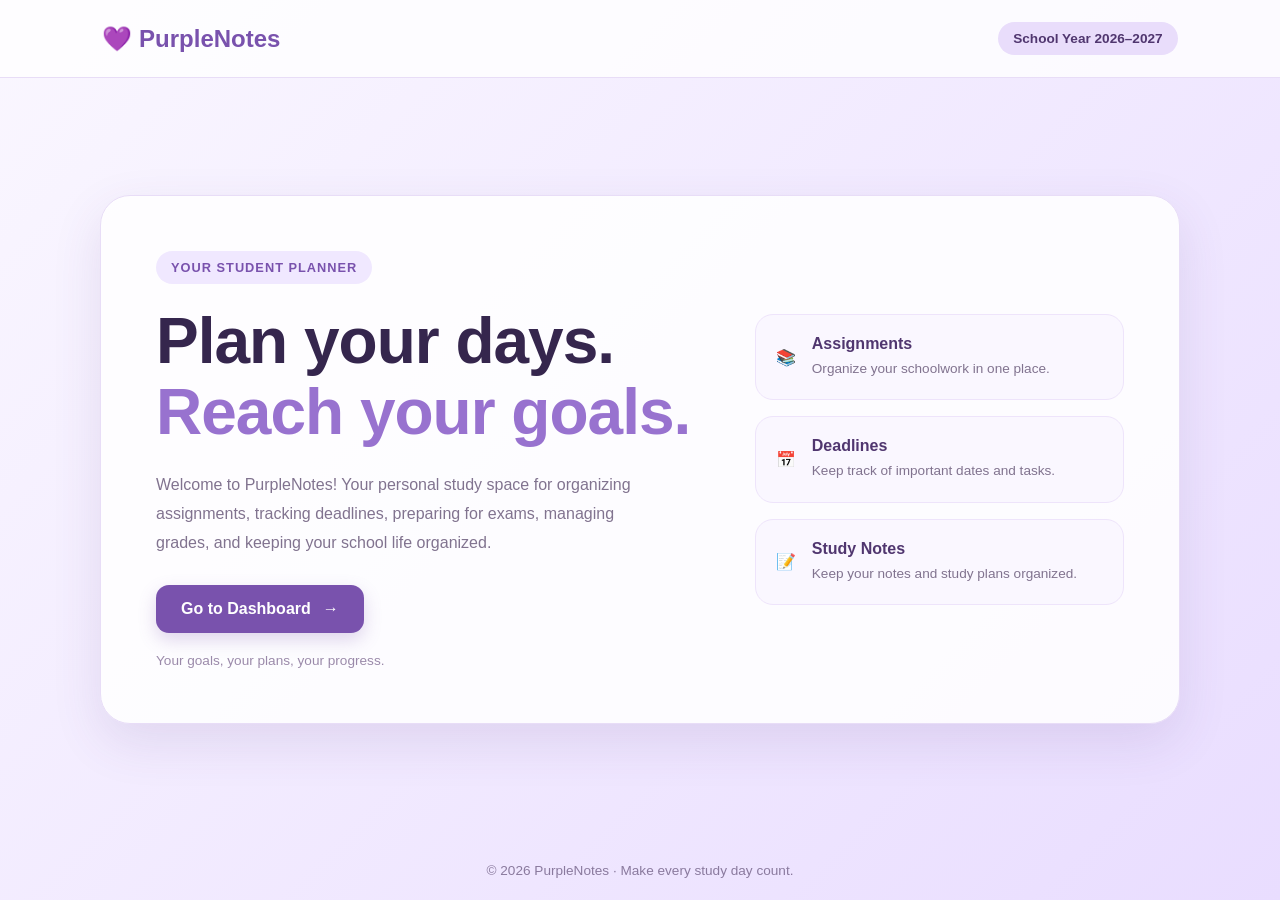
<file: index.html>
<!DOCTYPE html>
<html lang="en">
<head>
    <meta charset="UTF-8">
    <meta name="viewport" content="width=device-width, initial-scale=1.0">

    <title>Welcome to PurpleNotes</title>

    <link rel="stylesheet" href="pstyle.css">
    <script src="planner.js" defer></script>
</head>

<body>
    <header class="header">
        <a href="index.html" class="logo">💜 PurpleNotes</a>
        <span class="school-year">School Year 2026–2027</span>
    </header>

    <main class="welcome-container">
        <section class="welcome-card">
            <div class="welcome-content">
                <span class="eyebrow">YOUR STUDENT PLANNER</span>

                <h1>
                    Plan your days.<br>
                    <span>Reach your goals.</span>
                </h1>

                <p class="description">
                    Welcome to PurpleNotes! Your personal study space
                    for organizing assignments, tracking deadlines,
                    preparing for exams, managing grades, and keeping
                    your school life organized.
                </p>

                <a href="dashboard.html" class="dashboard-button">
                    Go to Dashboard <span>→</span>
                </a>

                <p class="welcome-note">
                    Your goals, your plans, your progress.
                </p>
            </div>

            <div class="features">
                <article class="feature-card">
                    <div class="assignment.html">📚</div>
                    <div>
                        <h2>Assignments</h2>
                        <p>Organize your schoolwork in one place.</p>
                    </div>
                </article>

                <article class="feature-card">
                    <div class="deadlines.html">📅</div>
                    <div>
                        <h2>Deadlines</h2>
                        <p>Keep track of important dates and tasks.</p>
                    </div>
                </article>

                <article class="feature-card">
                    <div class="notes.html">📝</div>
                    <div>
                        <h2>Study Notes</h2>
                        <p>Keep your notes and study plans organized.</p>
                    </div>
                </article>
            </div>
        </section>
    </main>

    <footer>
        <p>© 2026 PurpleNotes · Make every study day count.</p>
    </footer>
</body>
</html>
</file>
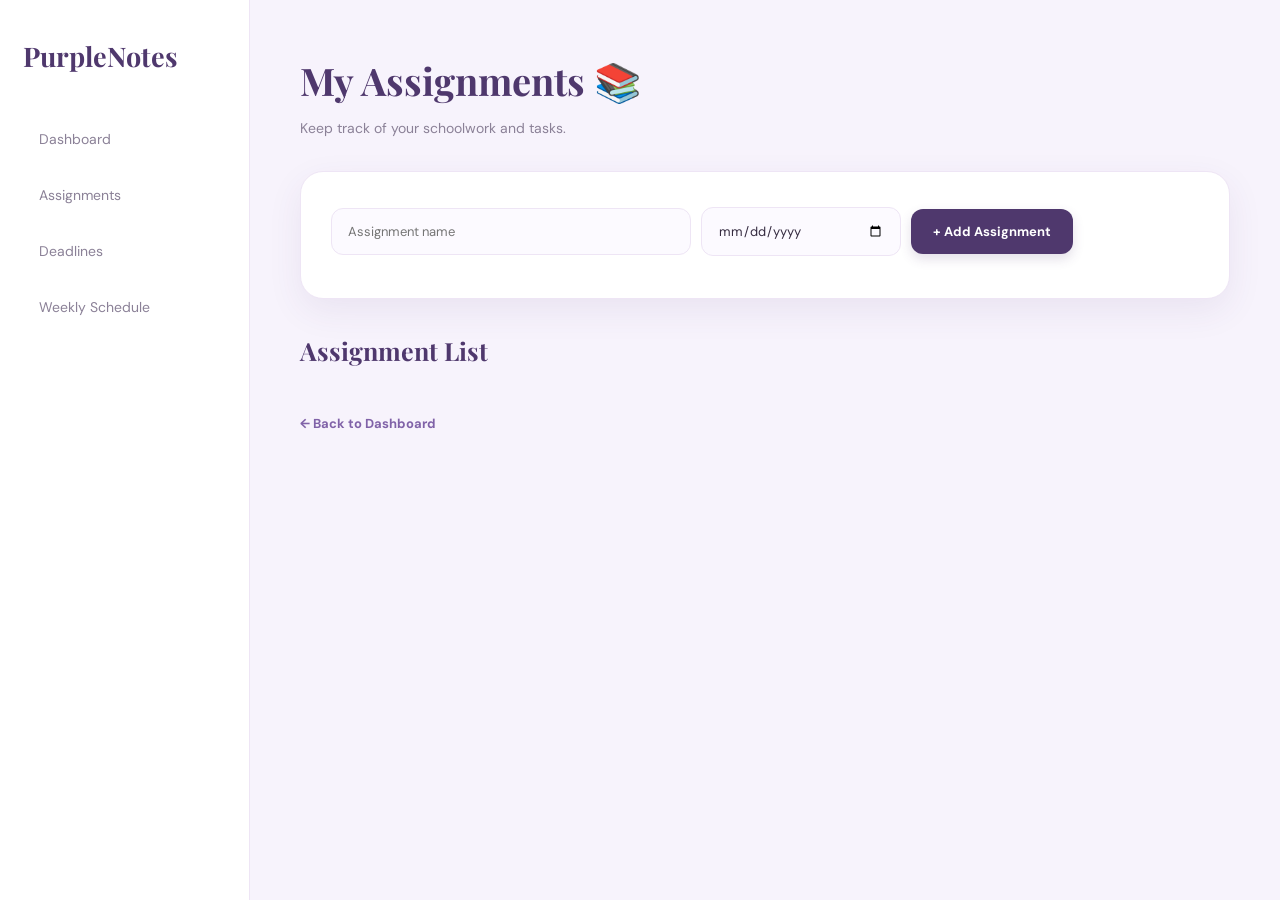
<file: assignment.html>
<!DOCTYPE html>
<html lang="en">
<head>
    <meta charset="UTF-8">
    <meta name="viewport" content="width=device-width, initial-scale=1.0">
    <title>Assignments | PurpleNotes</title>
    <link rel="stylesheet" href="assignment.css">
</head>
<body>

    <div class="sidebar">
        <h2>PurpleNotes</h2>

        <nav>
            <a href="dashboard.html">Dashboard</a>
            <a href="assignment.html">Assignments</a>
            <a href="deadlines.html">Deadlines</a>
            <a href="weekly.html">Weekly Schedule</a>
        </nav>
    </div>

    <main>
        <h1>My Assignments 📚</h1>
        <p>Keep track of your schoolwork and tasks.</p>

        <form id="assignmentForm">
            <input
                type="text"
                id="assignmentName"
                placeholder="Assignment name"
                required
            >

            <input
                type="date"
                id="assignmentDate"
                required
            >

            <button type="submit">+ Add Assignment</button>
        </form>

        <h2>Assignment List</h2>
        <ul id="assignmentList"></ul>

        <a href="dashboard.html">← Back to Dashboard</a>
    </main>

    <script>
        const form = document.getElementById("assignmentForm");
        const nameInput = document.getElementById("assignmentName");
        const dateInput = document.getElementById("assignmentDate");
        const list = document.getElementById("assignmentList");

        let assignments = JSON.parse(
            localStorage.getItem("studyBloomAssignments") || "[]"
        );

        function displayAssignments() {
            list.innerHTML = "";

            assignments.forEach((assignment, index) => {
                const item = document.createElement("li");
                item.textContent =
                    assignment.name + " — Due: " + assignment.date + " ";

                const deleteButton = document.createElement("button");
                deleteButton.textContent = "Delete";

                deleteButton.addEventListener("click", () => {
                    assignments.splice(index, 1);
                    saveAssignments();
                });

                item.appendChild(deleteButton);
                list.appendChild(item);
            });
        }

        function saveAssignments() {
            localStorage.setItem(
                "studyBloomAssignments",
                JSON.stringify(assignments)
            );
            displayAssignments();
        }

        form.addEventListener("submit", function(event) {
            event.preventDefault();

            assignments.push({
                name: nameInput.value.trim(),
                date: dateInput.value
            });

            saveAssignments();
            form.reset();
        });

        displayAssignments();
    </script>

</body>
</html>
</file>
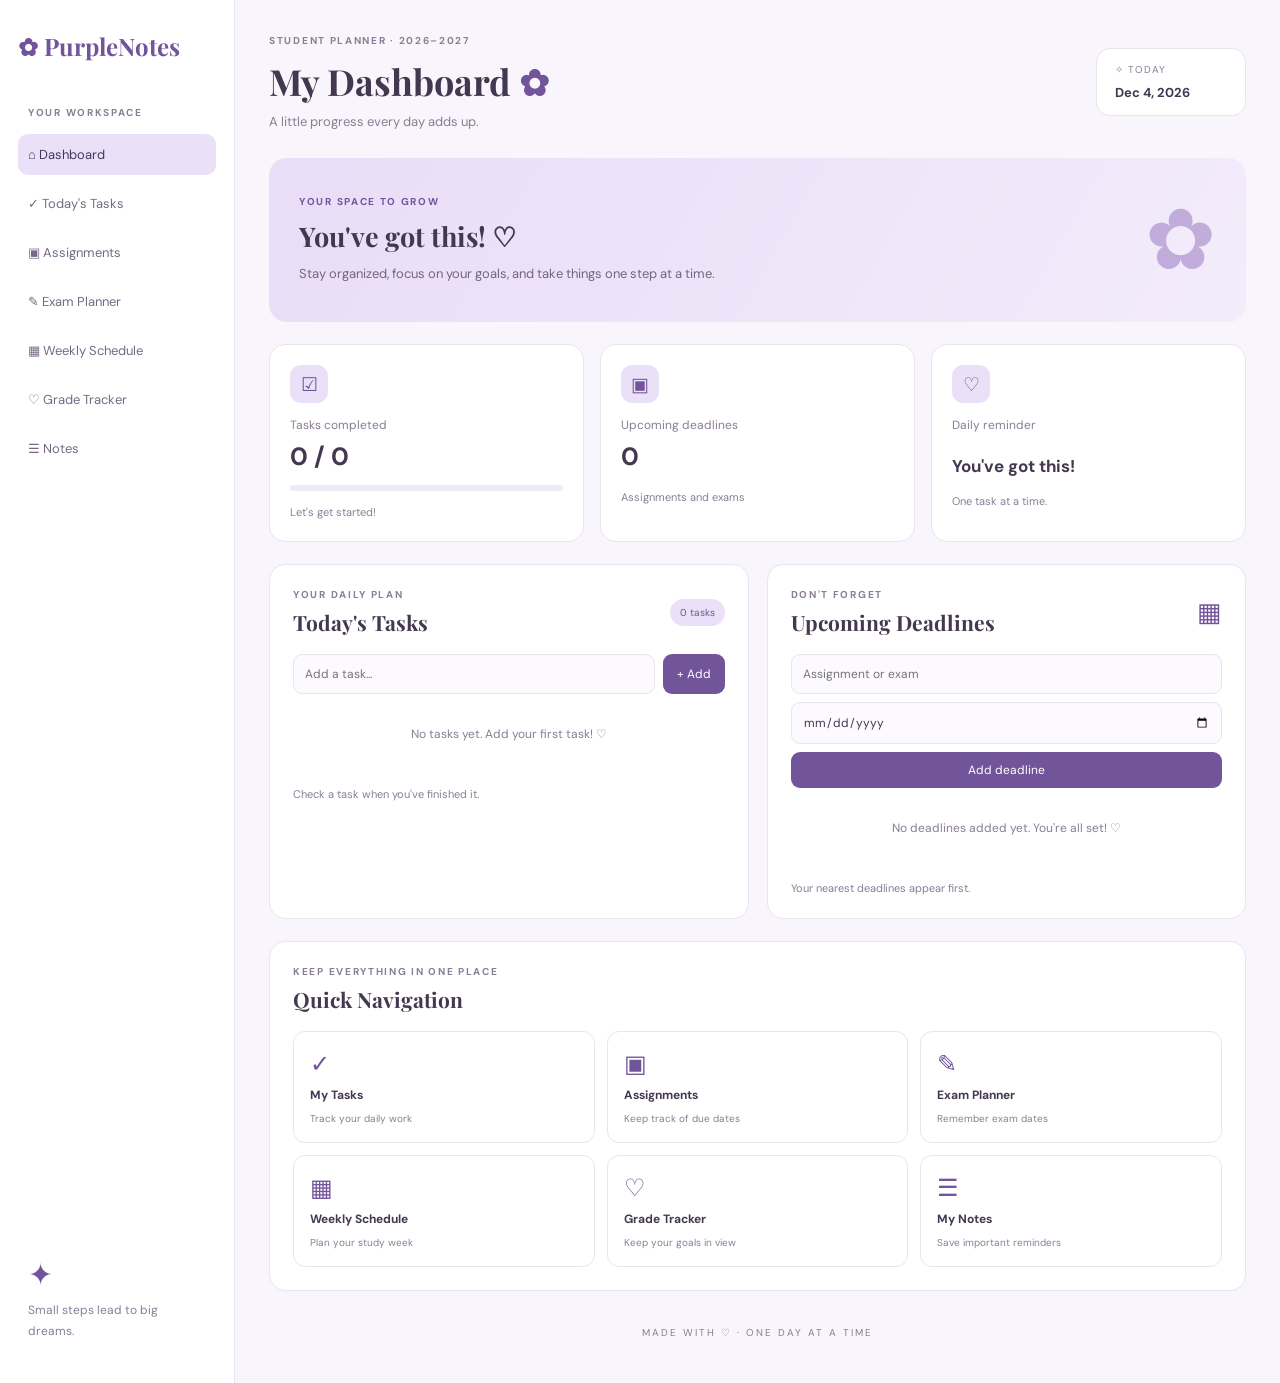
<file: dashboard.html>
<!DOCTYPE html>
<html lang="en">
<head>
    <meta charset="UTF-8">
    <meta name="viewport" content="width=device-width, initial-scale=1.0">
    <title>Student Dashboard | 2026–2027</title>
    <link rel="stylesheet" href="dashboard.css">
</head>
<body>

<div class="dashboard">

    <aside class="sidebar">
        <a class="brand" href="planner.html">✿ PurpleNotes</a>
        <p class="menu-label">YOUR WORKSPACE</p>

        <nav>
            <a class="nav-link active" href="dashboard.html">⌂ Dashboard</a>
            <a class="nav-link" href="tasks.html">✓ Today's Tasks</a>
            <a class="nav-link" href="assignment.html">▣ Assignments</a>
            <a class="nav-link" href="exams.html">✎ Exam Planner</a>
            <a class="nav-link" href="weekly.html">▦ Weekly Schedule</a>
            <a class="nav-link" href="grades.html">♡ Grade Tracker</a>
            <a class="nav-link" href="notes.html">☰ Notes</a>
        </nav>

        <div class="sidebar-bottom">
            <span>✦</span>
            <p>Small steps lead to big dreams.</p>
        </div>
    </aside>

    <main class="main-content">

        <header class="topbar">
            <div>
                <p class="eyebrow">STUDENT PLANNER · 2026–2027</p>
                <h1>My Dashboard <span>✿</span></h1>
                <p class="subtitle">A little progress every day adds up.</p>
            </div>
            <div class="date-card">
                <span>✧ TODAY</span>
                <strong id="todayDate">Loading...</strong>
            </div>
        </header>

        <section class="welcome-card">
            <div>
                <p class="eyebrow">YOUR SPACE TO GROW</p>
                <h2>You've got this! ♡</h2>
                <p>Stay organized, focus on your goals, and take things one step at a time.</p>
            </div>
            <div class="welcome-flower">✿</div>
        </section>

        <section class="stats-grid">
            <article class="stat-card">
                <span class="stat-icon">☑</span>
                <p>Tasks completed</p>
                <h2 id="completedCount">0 / 0</h2>
                <div class="progress-track">
                    <div id="progressBar"></div>
                </div>
                <small id="progressText">Let's get started!</small>
            </article>

            <article class="stat-card">
                <span class="stat-icon">▣</span>
                <p>Upcoming deadlines</p>
                <h2 id="deadlineCount">0</h2>
                <small>Assignments and exams</small>
            </article>

            <article class="stat-card">
                <span class="stat-icon">♡</span>
                <p>Daily reminder</p>
                <h2 class="reminder-title">You've got this!</h2>
                <small>One task at a time.</small>
            </article>
        </section>

        <div class="content-grid">

            <section class="panel" id="tasks">
                <div class="panel-heading">
                    <div>
                        <p class="eyebrow">YOUR DAILY PLAN</p>
                        <h2>Today's Tasks</h2>
                    </div>
                    <span class="pill" id="taskBadge">0 tasks</span>
                </div>

                <form id="taskForm" class="add-form">
                    <input id="taskInput" type="text"
                           placeholder="Add a task..." required>
                    <button type="submit">+ Add</button>
                </form>

                <div id="taskList" class="task-list"></div>
                <p class="helper-text">Check a task when you've finished it.</p>
            </section>

            <section class="panel" id="deadlines">
                <div class="panel-heading">
                    <div>
                        <p class="eyebrow">DON'T FORGET</p>
                        <h2>Upcoming Deadlines</h2>
                    </div>
                    <span class="calendar-icon">▦</span>
                </div>

                <form id="deadlineForm" class="deadline-form">
                    <input id="deadlineTitle" type="text"
                           placeholder="Assignment or exam" required>
                    <input id="deadlineDate" type="date" required>
                    <button type="submit">Add deadline</button>
                </form>

                <div id="deadlineList" class="deadline-list"></div>
                <p class="helper-text">Your nearest deadlines appear first.</p>
            </section>

        </div>

        <section class="panel quick-panel" id="quick-links">
            <div class="panel-heading">
                <div>
                    <p class="eyebrow">KEEP EVERYTHING IN ONE PLACE</p>
                    <h2>Quick Navigation</h2>
                </div>
            </div>

            <div class="quick-grid">
                <a class="quick-card" href="tasks.html">
                    <span>✓</span>
                    <strong>My Tasks</strong>
                    <small>Track your daily work</small>
                </a>

                <a class="quick-card" href="assignment.html">
                    <span>▣</span>
                    <strong>Assignments</strong>
                    <small>Keep track of due dates</small>
                </a>

                <a class="quick-card" href="exams.html">
                    <span>✎</span>
                    <strong>Exam Planner</strong>
                    <small>Remember exam dates</small>
                </a>

                <a class="quick-card" href="weekly.html">
                    <span>▦</span>
                    <strong>Weekly Schedule</strong>
                    <small>Plan your study week</small>
                </a>

                <a class="quick-card" href="grades.html">
                    <span>♡</span>
                    <strong>Grade Tracker</strong>
                    <small>Keep your goals in view</small>
                </a>

                <a class="quick-card" href="notes.html">
                    <span>☰</span>
                    <strong>My Notes</strong>
                    <small>Save important reminders</small>
                </a>
            </div>
        </section>

        <footer>MADE WITH ♡ · ONE DAY AT A TIME</footer>

    </main>
</div>

<script src="dashboard.js"></script>
</body>
</html>
</file>
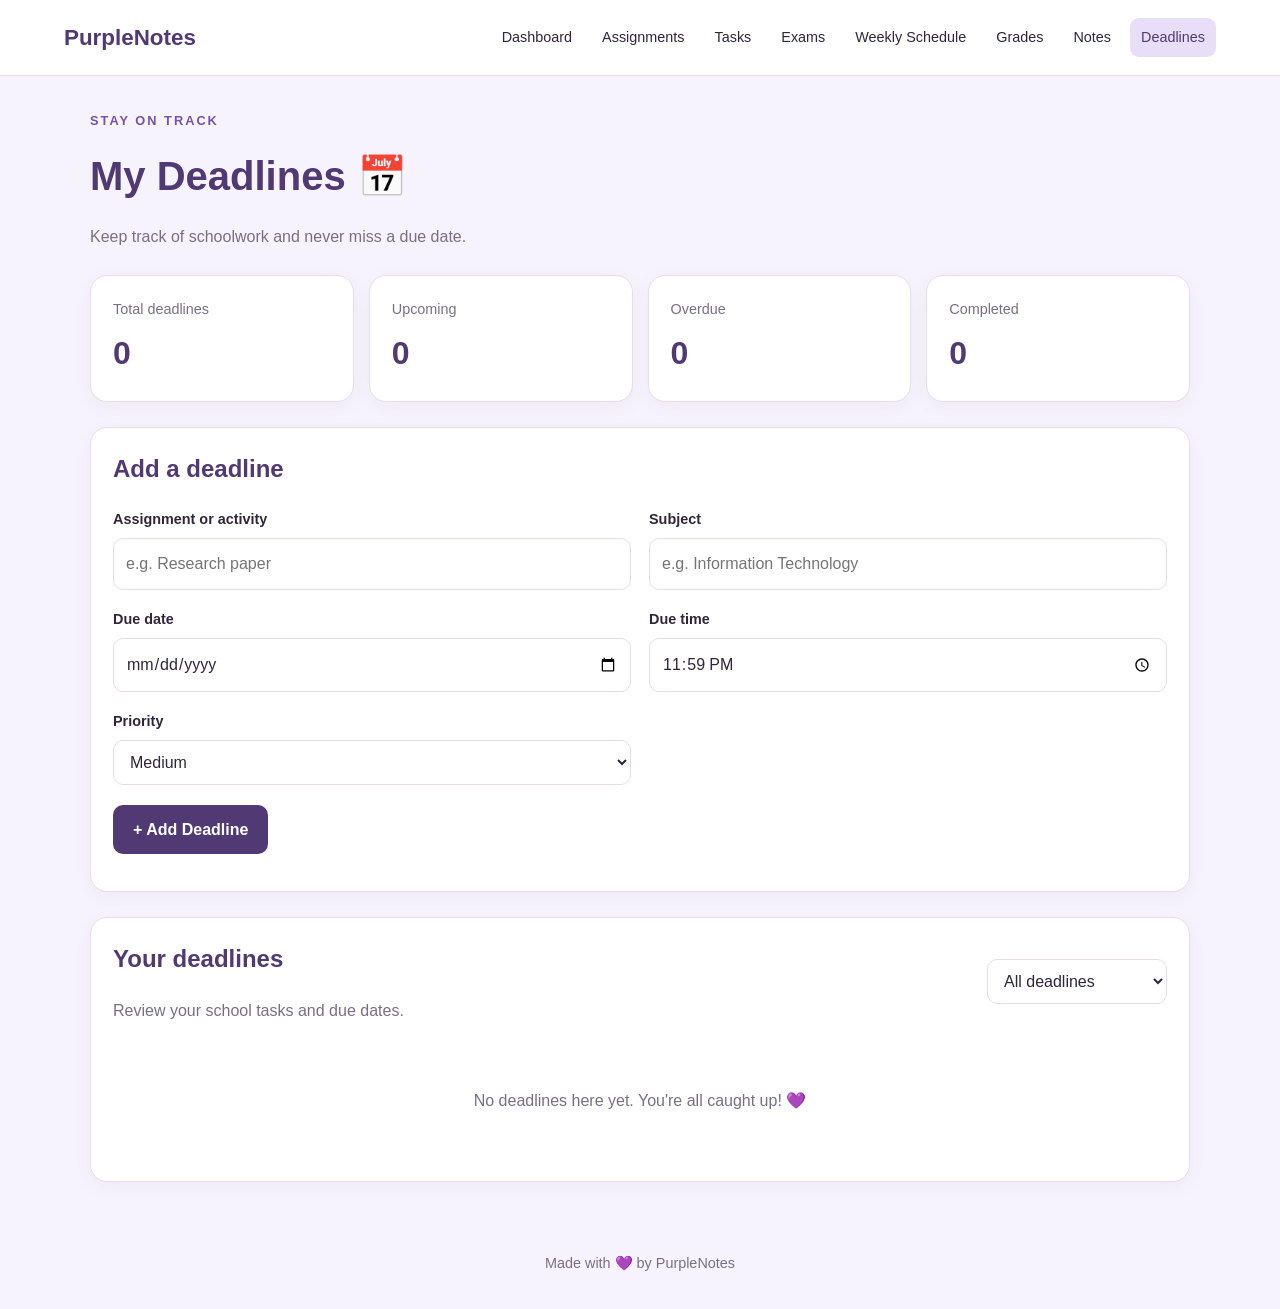
<file: deadlines.html>
<!DOCTYPE html>
<html lang="en">
<head>
    <meta charset="UTF-8">
    <meta name="viewport" content="width=device-width, initial-scale=1.0">
    <title>Deadlines | PurpleNotes</title>
    <link rel="stylesheet" href="deadlines.css">
    <script src="deadlines.js" defer></script>
</head>
<body>

    <header class="topbar">
        <a href="dashboard.html" class="brand">PurpleNotes</a>

        <nav>
            <a href="dashboard.html">Dashboard</a>
            <a href="assignment.html">Assignments</a>
            <a href="tasks.html">Tasks</a>
            <a href="exams.html">Exams</a>
            <a href="weekly.html">Weekly Schedule</a>
            <a href="grades.html">Grades</a>
            <a href="notes.html">Notes</a>
            <a href="deadlines.html" class="active">Deadlines</a>
        </nav>
    </header>

    <main class="container">
        <section class="page-heading">
            <p class="eyebrow">STAY ON TRACK</p>
            <h1>My Deadlines 📅</h1>
            <p>Keep track of schoolwork and never miss a due date.</p>
        </section>

        <section class="summary">
            <article class="summary-card">
                <span>Total deadlines</span>
                <strong id="totalCount">0</strong>
            </article>

            <article class="summary-card">
                <span>Upcoming</span>
                <strong id="upcomingCount">0</strong>
            </article>

            <article class="summary-card">
                <span>Overdue</span>
                <strong id="overdueCount">0</strong>
            </article>

            <article class="summary-card">
                <span>Completed</span>
                <strong id="completedCount">0</strong>
            </article>
        </section>

        <section class="panel">
            <h2>Add a deadline</h2>

            <form id="deadlineForm">
                <div class="form-grid">
                    <div class="field">
                        <label for="title">Assignment or activity</label>
                        <input
                            type="text"
                            id="title"
                            placeholder="e.g. Research paper"
                            required
                            maxlength="100">
                    </div>

                    <div class="field">
                        <label for="subject">Subject</label>
                        <input
                            type="text"
                            id="subject"
                            placeholder="e.g. Information Technology"
                            required
                            maxlength="80">
                    </div>

                    <div class="field">
                        <label for="dueDate">Due date</label>
                        <input type="date" id="dueDate" required>
                    </div>

                    <div class="field">
                        <label for="dueTime">Due time</label>
                        <input type="time" id="dueTime" value="23:59" required>
                    </div>

                    <div class="field">
                        <label for="priority">Priority</label>
                        <select id="priority">
                            <option value="Low">Low</option>
                            <option value="Medium" selected>Medium</option>
                            <option value="High">High</option>
                        </select>
                    </div>
                </div>

                <button type="submit" class="primary-btn">
                    + Add Deadline
                </button>

                <p id="formMessage" class="message" role="status"></p>
            </form>
        </section>

        <section class="panel">
            <div class="list-heading">
                <div>
                    <h2>Your deadlines</h2>
                    <p>Review your school tasks and due dates.</p>
                </div>

                <select id="filter">
                    <option value="All">All deadlines</option>
                    <option value="Upcoming">Upcoming</option>
                    <option value="Overdue">Overdue</option>
                    <option value="Completed">Completed</option>
                </select>
            </div>

            <div id="deadlineList" class="deadline-list"></div>
        </section>
    </main>

    <footer>
        <p>Made with 💜 by PurpleNotes</p>
    </footer>

</body>
</html>
</file>
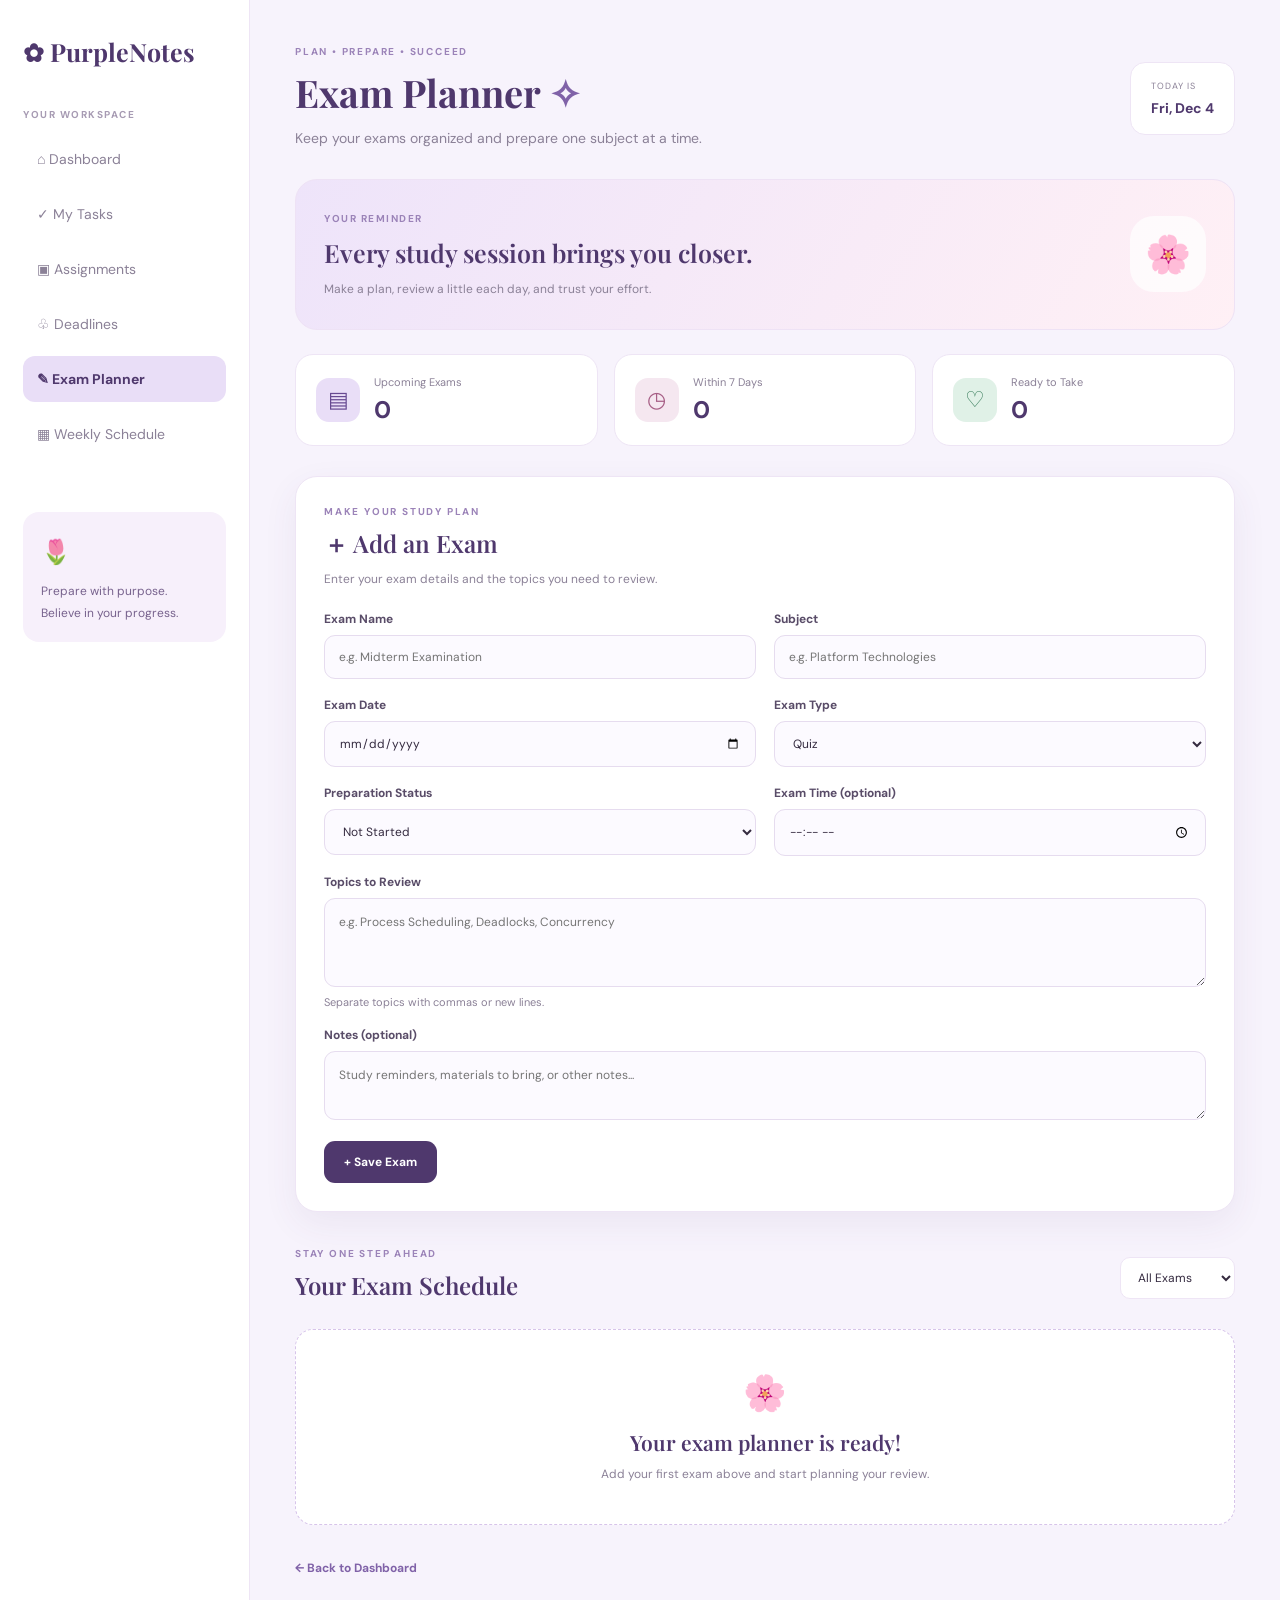
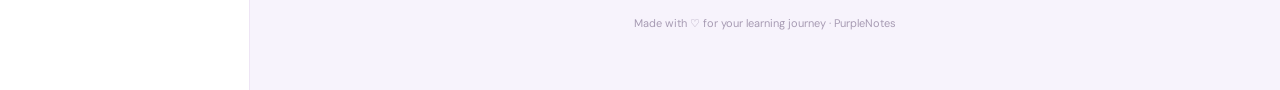
<file: exams.html>
<!DOCTYPE html>
<html lang="en">
<head>
    <meta charset="UTF-8">
    <meta name="viewport" content="width=device-width, initial-scale=1.0">
    <title>Exam Planner | PurpleNotes</title>
    <link rel="stylesheet" href="exams.css">
</head>
<body>

    <aside class="sidebar">
        <a href="dashboard.html" class="brand">✿ PurpleNotes</a>
        <p class="menu-label">YOUR WORKSPACE</p>

        <nav>
            <a href="dashboard.html">⌂ Dashboard</a>
            <a href="tasks.html">✓ My Tasks</a>
            <a href="assignment.html">▣ Assignments</a>
            <a href="deadlines.html">♧ Deadlines</a>
            <a href="exams.html" class="active">✎ Exam Planner</a>
            <a href="dashboard.html#quick-links">▦ Weekly Schedule</a>
        </nav>

        <div class="sidebar-note">
            <span>🌷</span>
            <p>Prepare with purpose. Believe in your progress.</p>
        </div>
    </aside>

    <main>
        <header class="page-heading">
            <div>
                <span class="eyebrow">PLAN • PREPARE • SUCCEED</span>
                <h1>Exam Planner <span>✧</span></h1>
                <p>Keep your exams organized and prepare one subject at a time.</p>
            </div>
            <div class="date-card">
                <span>TODAY IS</span>
                <strong id="todayDate">Today</strong>
            </div>
        </header>

        <section class="hero-card">
            <div>
                <span class="hero-label">YOUR REMINDER</span>
                <h2>Every study session brings you closer.</h2>
                <p>Make a plan, review a little each day, and trust your effort.</p>
            </div>
            <div class="hero-flower">🌸</div>
        </section>

        <section class="stats-grid">
            <article class="stat-card">
                <div class="stat-icon purple-icon">▤</div>
                <div>
                    <p>Upcoming Exams</p>
                    <h3 id="upcomingCount">0</h3>
                </div>
            </article>

            <article class="stat-card">
                <div class="stat-icon pink-icon">◷</div>
                <div>
                    <p>Within 7 Days</p>
                    <h3 id="weekCount">0</h3>
                </div>
            </article>

            <article class="stat-card">
                <div class="stat-icon green-icon">♡</div>
                <div>
                    <p>Ready to Take</p>
                    <h3 id="readyCount">0</h3>
                </div>
            </article>
        </section>

        <section class="panel">
            <div class="section-heading">
                <span class="eyebrow">MAKE YOUR STUDY PLAN</span>
                <h2>＋ Add an Exam</h2>
                <p>Enter your exam details and the topics you need to review.</p>
            </div>

            <form id="examForm">
                <input type="hidden" id="editId">

                <div class="form-grid">
                    <div class="form-field">
                        <label for="examName">Exam Name</label>
                        <input
                            id="examName"
                            type="text"
                            placeholder="e.g. Midterm Examination"
                            maxlength="100"
                            required
                        >
                    </div>

                    <div class="form-field">
                        <label for="subject">Subject</label>
                        <input
                            id="subject"
                            type="text"
                            placeholder="e.g. Platform Technologies"
                            maxlength="100"
                            required
                        >
                    </div>

                    <div class="form-field">
                        <label for="examDate">Exam Date</label>
                        <input id="examDate" type="date" required>
                    </div>

                    <div class="form-field">
                        <label for="examType">Exam Type</label>
                        <select id="examType">
                            <option>Quiz</option>
                            <option>Prelim</option>
                            <option>Midterm</option>
                            <option>Finals</option>
                            <option>Practical Exam</option>
                            <option>Other</option>
                        </select>
                    </div>

                    <div class="form-field">
                        <label for="examStatus">Preparation Status</label>
                        <select id="examStatus">
                            <option value="Not Started">Not Started</option>
                            <option value="Studying">Studying</option>
                            <option value="Ready">Ready</option>
                        </select>
                    </div>

                    <div class="form-field">
                        <label for="examTime">Exam Time (optional)</label>
                        <input id="examTime" type="time">
                    </div>

                    <div class="form-field full-width">
                        <label for="examTopics">Topics to Review</label>
                        <textarea
                            id="examTopics"
                            rows="3"
                            maxlength="1500"
                            placeholder="e.g. Process Scheduling, Deadlocks, Concurrency"
                        ></textarea>
                        <span class="hint">Separate topics with commas or new lines.</span>
                    </div>

                    <div class="form-field full-width">
                        <label for="examNotes">Notes (optional)</label>
                        <textarea
                            id="examNotes"
                            rows="2"
                            maxlength="1000"
                            placeholder="Study reminders, materials to bring, or other notes..."
                        ></textarea>
                    </div>
                </div>

                <div class="form-actions">
                    <button type="submit" class="primary-button" id="saveButton">
                        + Save Exam
                    </button>
                    <button type="button" class="secondary-button" id="cancelEdit" hidden>
                        Cancel Edit
                    </button>
                </div>
            </form>
        </section>

        <section class="exam-section">
            <div class="list-heading">
                <div>
                    <span class="eyebrow">STAY ONE STEP AHEAD</span>
                    <h2>Your Exam Schedule</h2>
                </div>

                <select id="examFilter" aria-label="Filter exams">
                    <option value="All">All Exams</option>
                    <option value="Upcoming">Upcoming</option>
                    <option value="Not Started">Not Started</option>
                    <option value="Studying">Studying</option>
                    <option value="Ready">Ready</option>
                    <option value="Past">Past Exams</option>
                </select>
            </div>

            <div id="examList" class="exam-list"></div>
        </section>

        <a href="dashboard.html" class="back-link">← Back to Dashboard</a>

        <footer>Made with ♡ for your learning journey · PurpleNotes</footer>
    </main>

    <script src="exams.js"></script>
</body>
</html>
</file>
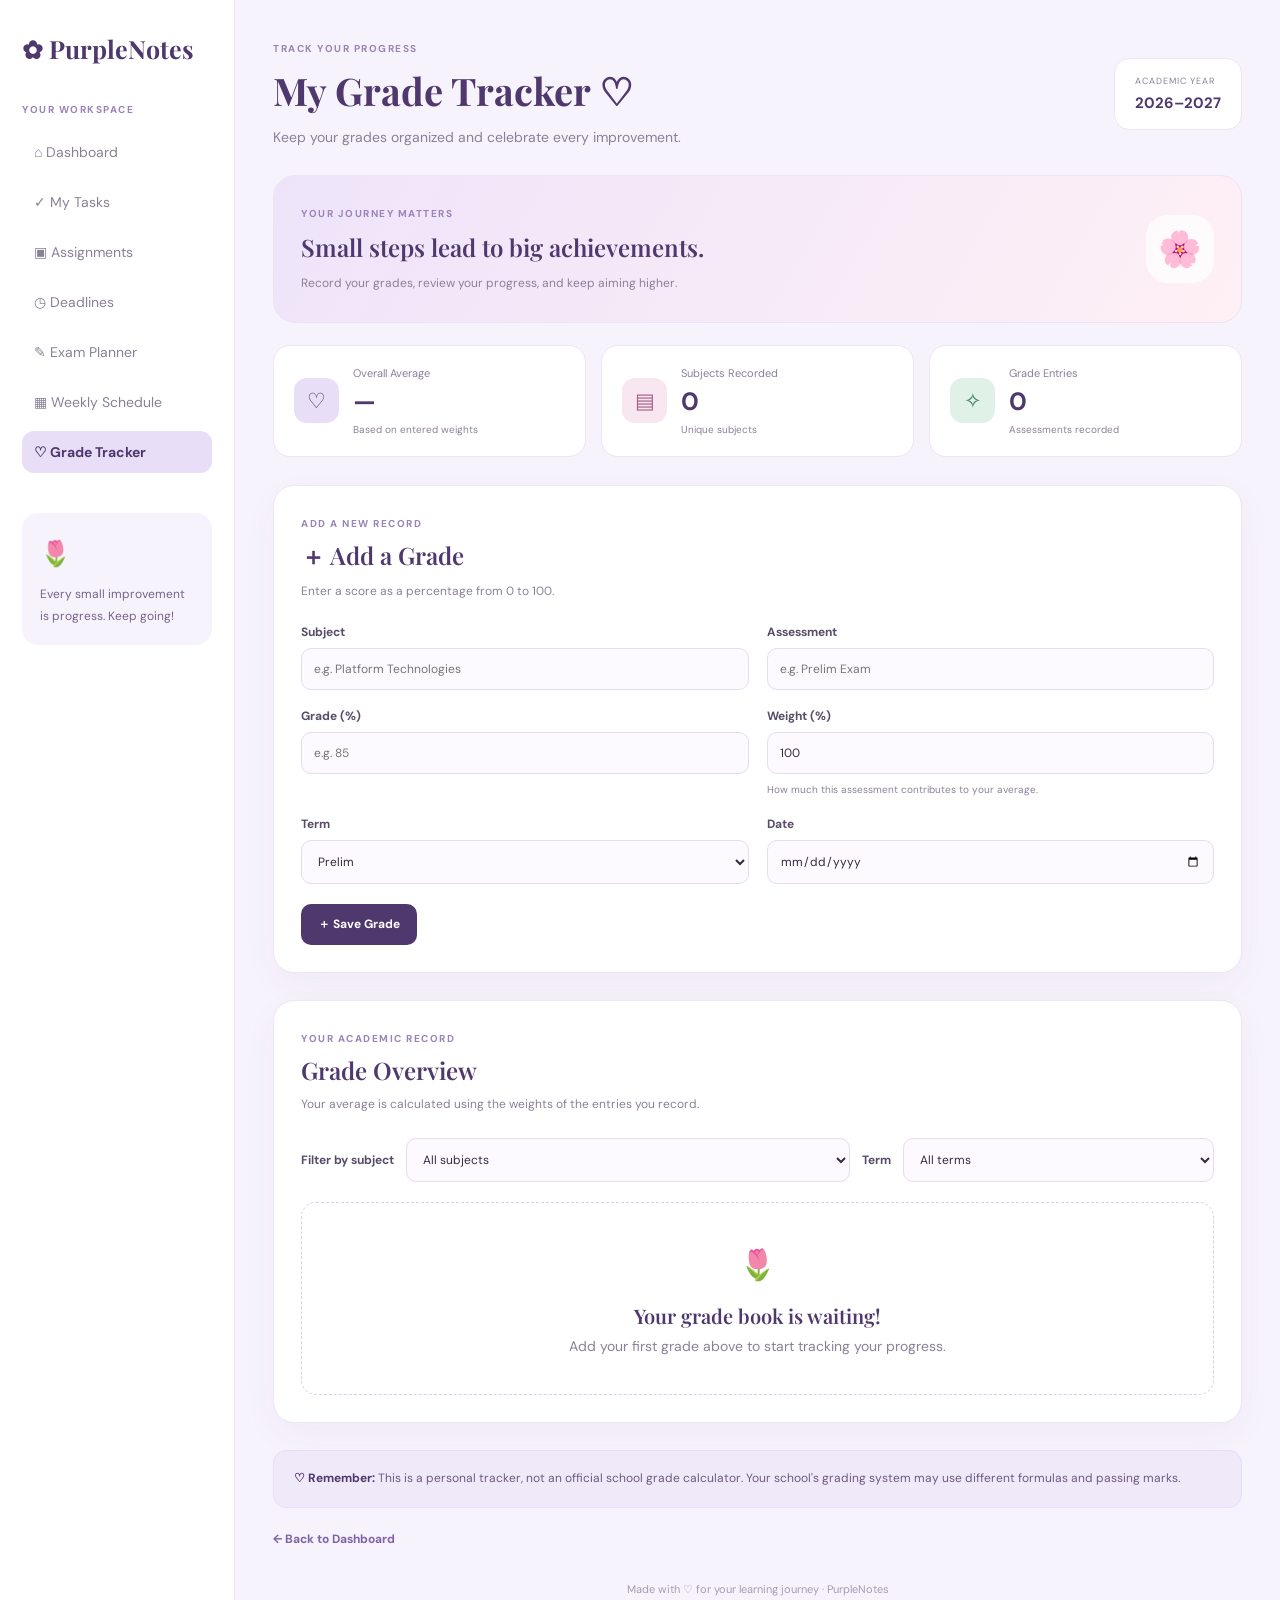
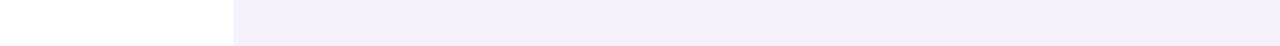
<file: grades.html>
<!DOCTYPE html>
<html lang="en">
<head>
    <meta charset="UTF-8">
    <meta name="viewport" content="width=device-width, initial-scale=1.0">
    <title>Grade Tracker | PurpleNotes</title>
    <link rel="stylesheet" href="grades.css">
</head>
<body>
    <aside class="sidebar">
        <a class="brand" href="dashboard.html">✿ PurpleNotes</a>
        <p class="menu-label">YOUR WORKSPACE</p>
        <nav>
            <a href="dashboard.html">⌂ Dashboard</a>
            <a href="tasks.html">✓ My Tasks</a>
            <a href="assignment.html">▣ Assignments</a>
            <a href="deadlines.html">◷ Deadlines</a>
            <a href="exams.html">✎ Exam Planner</a>
            <a href="weekly.html">▦ Weekly Schedule</a>
            <a href="grades.html" class="active">♡ Grade Tracker</a>
        </nav>
        <div class="sidebar-note">
            <span>🌷</span>
            <p>Every small improvement is progress. Keep going!</p>
        </div>
    </aside>

    <main>
        <header class="page-heading">
            <div>
                <span class="eyebrow">TRACK YOUR PROGRESS</span>
                <h1>My Grade Tracker ♡</h1>
                <p>Keep your grades organized and celebrate every improvement.</p>
            </div>
            <div class="school-year">
                <span>ACADEMIC YEAR</span>
                <strong>2026–2027</strong>
            </div>
        </header>

        <section class="hero-card">
            <div>
                <span class="eyebrow">YOUR JOURNEY MATTERS</span>
                <h2>Small steps lead to big achievements.</h2>
                <p>Record your grades, review your progress, and keep aiming higher.</p>
            </div>
            <div class="hero-flower">🌸</div>
        </section>

        <section class="stats-grid">
            <article class="stat-card">
                <div class="stat-icon">♡</div>
                <div>
                    <p>Overall Average</p>
                    <h2 id="overallAverage">—</h2>
                    <small>Based on entered weights</small>
                </div>
            </article>
            <article class="stat-card">
                <div class="stat-icon pink">▤</div>
                <div>
                    <p>Subjects Recorded</p>
                    <h2 id="subjectCount">0</h2>
                    <small>Unique subjects</small>
                </div>
            </article>
            <article class="stat-card">
                <div class="stat-icon green">✧</div>
                <div>
                    <p>Grade Entries</p>
                    <h2 id="entryCount">0</h2>
                    <small>Assessments recorded</small>
                </div>
            </article>
        </section>

        <section class="panel">
            <div class="section-heading">
                <span class="eyebrow">ADD A NEW RECORD</span>
                <h2 id="formTitle">＋ Add a Grade</h2>
                <p>Enter a score as a percentage from 0 to 100.</p>
            </div>

            <form id="gradeForm">
                <input type="hidden" id="editId">

                <div class="form-grid">
                    <div class="field">
                        <label for="subject">Subject</label>
                        <input id="subject" maxlength="80"
                               placeholder="e.g. Platform Technologies" required>
                    </div>

                    <div class="field">
                        <label for="assessment">Assessment</label>
                        <input id="assessment" maxlength="80"
                               placeholder="e.g. Prelim Exam" required>
                    </div>

                    <div class="field">
                        <label for="grade">Grade (%)</label>
                        <input id="grade" type="number" min="0" max="100"
                               step="0.01" placeholder="e.g. 85" required>
                    </div>

                    <div class="field">
                        <label for="weight">Weight (%)</label>
                        <input id="weight" type="number" min="0.01" max="100"
                               step="0.01" value="100" required>
                        <small>How much this assessment contributes to your average.</small>
                    </div>

                    <div class="field">
                        <label for="term">Term</label>
                        <select id="term">
                            <option>Prelim</option>
                            <option>Midterm</option>
                            <option>Finals</option>
                            <option>Other</option>
                        </select>
                    </div>

                    <div class="field">
                        <label for="gradeDate">Date</label>
                        <input id="gradeDate" type="date">
                    </div>
                </div>

                <div class="form-actions">
                    <button class="primary-button" id="saveButton" type="submit">
                        ＋ Save Grade
                    </button>
                    <button class="secondary-button" id="cancelEdit" type="button" hidden>
                        Cancel
                    </button>
                </div>
            </form>
        </section>

        <section class="panel">
            <div class="section-heading">
                <span class="eyebrow">YOUR ACADEMIC RECORD</span>
                <h2>Grade Overview</h2>
                <p>Your average is calculated using the weights of the entries you record.</p>
            </div>

            <div class="filter-row">
                <label for="subjectFilter">Filter by subject</label>
                <select id="subjectFilter">
                    <option value="all">All subjects</option>
                </select>
                <label for="termFilter">Term</label>
                <select id="termFilter">
                    <option value="all">All terms</option>
                    <option>Prelim</option>
                    <option>Midterm</option>
                    <option>Finals</option>
                    <option>Other</option>
                </select>
            </div>

            <div id="gradeList" class="grade-list"></div>
        </section>

        <div class="note">
            <strong>♡ Remember:</strong> This is a personal tracker, not an official school grade calculator.
            Your school's grading system may use different formulas and passing marks.
        </div>

        <a href="dashboard.html" class="back-link">← Back to Dashboard</a>
        <footer>Made with ♡ for your learning journey · PurpleNotes</footer>
    </main>

    <script src="grades.js"></script>
</body>
</html>
</file>
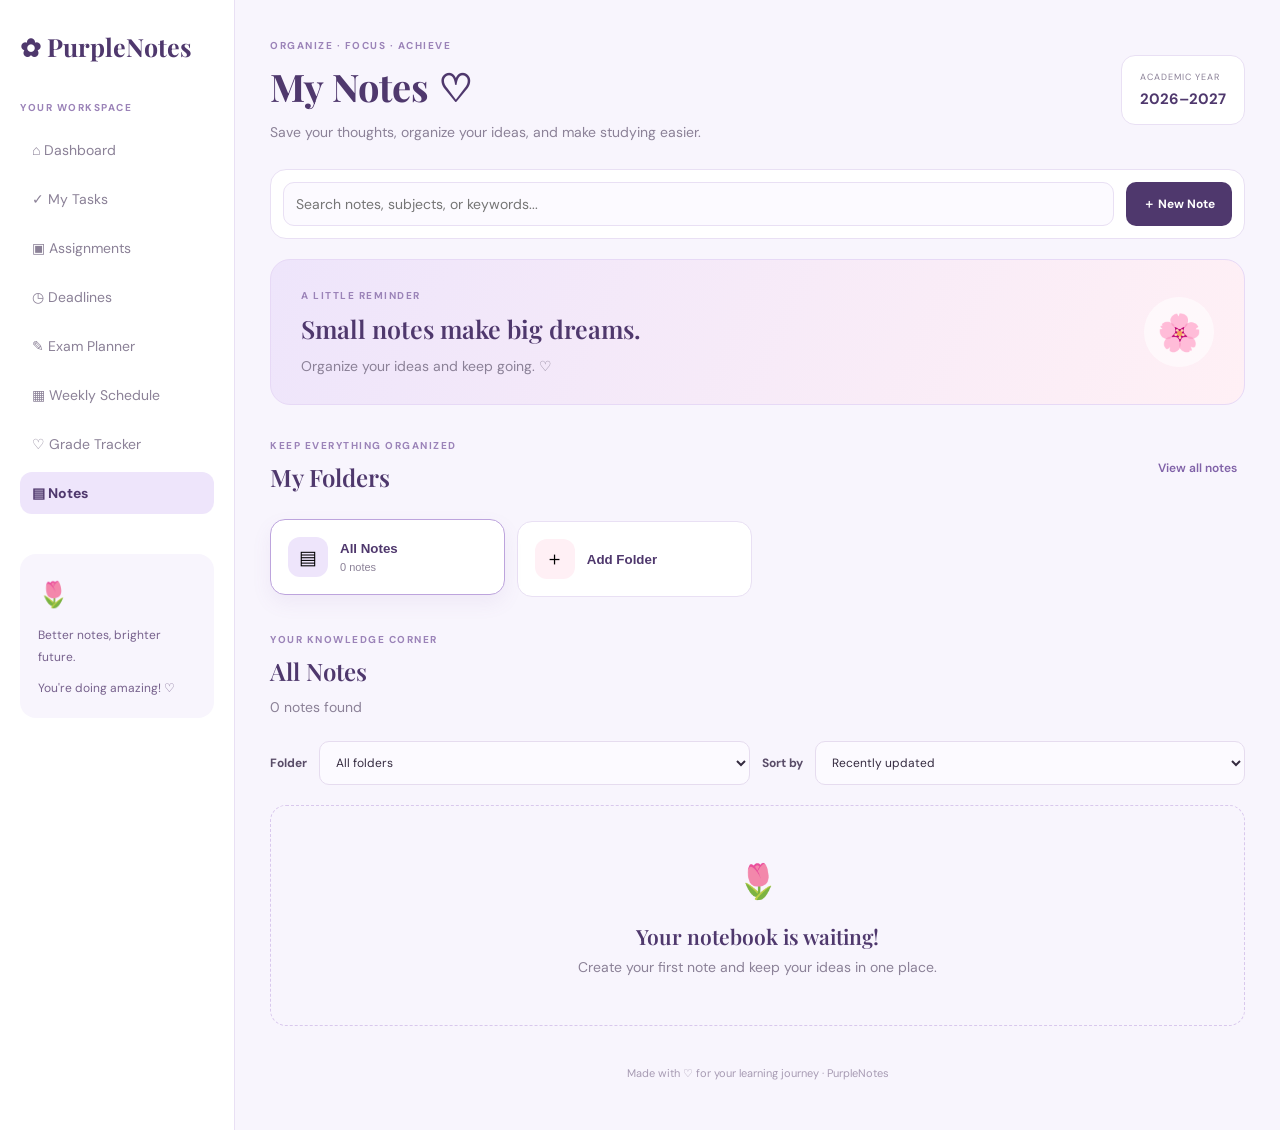
<file: notes.html>
<!DOCTYPE html>
<html lang="en">
<head>
    <meta charset="UTF-8">
    <meta name="viewport" content="width=device-width, initial-scale=1.0">
    <title>My Notes | PurpleNotes</title>
    <link rel="stylesheet" href="notes.css">
</head>
<body>
    <aside class="sidebar">
        <a class="brand" href="dashboard.html">✿ PurpleNotes</a>
        <p class="menu-label">YOUR WORKSPACE</p>

        <nav>
            <a href="dashboard.html">⌂ Dashboard</a>
            <a href="tasks.html">✓ My Tasks</a>
            <a href="assignment.html">▣ Assignments</a>
            <a href="deadlines.html">◷ Deadlines</a>
            <a href="exams.html">✎ Exam Planner</a>
            <a href="weekly.html">▦ Weekly Schedule</a>
            <a href="grades.html">♡ Grade Tracker</a>
            <a href="notes.html" class="active">▤ Notes</a>
        </nav>

        <div class="sidebar-note">
            <span>🌷</span>
            <p>Better notes, brighter future.</p>
            <p>You're doing amazing! ♡</p>
        </div>
    </aside>

    <main>
        <header class="page-heading">
            <div>
                <span class="eyebrow">ORGANIZE · FOCUS · ACHIEVE</span>
                <h1>My Notes ♡</h1>
                <p>Save your thoughts, organize your ideas, and make studying easier.</p>
            </div>
            <div class="school-year">
                <span>ACADEMIC YEAR</span>
                <strong>2026–2027</strong>
            </div>
        </header>

        <section class="search-bar">
            <input id="searchNotes" type="search"
                   placeholder="Search notes, subjects, or keywords...">
            <button class="primary-button" id="newNoteButton" type="button">
                ＋ New Note
            </button>
        </section>

        <section class="hero-card">
            <div>
                <span class="eyebrow">A LITTLE REMINDER</span>
                <h2>Small notes make big dreams.</h2>
                <p>Organize your ideas and keep going. ♡</p>
            </div>
            <div class="hero-flower">🌸</div>
        </section>

        <section class="panel" id="noteEditor" hidden>
            <div class="section-heading">
                <span class="eyebrow">YOUR PERSONAL NOTEBOOK</span>
                <h2 id="formTitle">＋ Create a Note</h2>
                <p>Write down the important things you want to remember.</p>
            </div>

            <form id="noteForm">
                <input type="hidden" id="editId">

                <div class="form-grid">
                    <div class="field">
                        <label for="noteTitle">Note title</label>
                        <input id="noteTitle" maxlength="100"
                               placeholder="e.g. Operating Systems Reviewer" required>
                    </div>

                    <div class="field">
                        <label for="noteSubject">Subject or folder</label>
                        <input id="noteSubject" maxlength="60"
                               placeholder="e.g. Platform Technologies">
                    </div>

                    <div class="field">
                        <label for="noteTags">Tags (optional)</label>
                        <input id="noteTags" maxlength="100"
                               placeholder="e.g. exam, important, reviewer">
                    </div>

                    <div class="field">
                        <label for="noteColor">Note color</label>
                        <select id="noteColor">
                            <option value="lavender">Soft Lavender</option>
                            <option value="pink">Blush Pink</option>
                            <option value="green">Sage Green</option>
                            <option value="yellow">Butter Yellow</option>
                        </select>
                    </div>

                    <div class="field full-width">
                        <label for="noteContent">Your notes</label>
                        <textarea id="noteContent" rows="9"
                                  placeholder="Start writing your notes here..." required></textarea>
                    </div>
                </div>

                <div class="form-actions">
                    <button class="primary-button" type="submit" id="saveNoteButton">
                        ♡ Save Note
                    </button>
                    <button class="secondary-button" type="button" id="cancelNoteButton">
                        Cancel
                    </button>
                </div>
            </form>
        </section>

        <section class="folder-section">
            <div class="section-heading folder-heading">
                <div>
                    <span class="eyebrow">KEEP EVERYTHING ORGANIZED</span>
                    <h2>My Folders</h2>
                </div>
                <button class="text-button" id="allNotesButton" type="button">
                    View all notes
                </button>
            </div>

            <div class="folder-grid" id="folderGrid"></div>
        </section>

        <section class="notes-section">
            <div class="section-heading">
                <span class="eyebrow">YOUR KNOWLEDGE CORNER</span>
                <h2 id="listHeading">All Notes</h2>
                <p id="noteCount">0 notes saved</p>
            </div>

            <div class="filter-row">
                <label for="folderFilter">Folder</label>
                <select id="folderFilter">
                    <option value="all">All folders</option>
                </select>

                <label for="sortNotes">Sort by</label>
                <select id="sortNotes">
                    <option value="updated">Recently updated</option>
                    <option value="title">Title A–Z</option>
                    <option value="oldest">Oldest first</option>
                </select>
            </div>

            <div class="notes-grid" id="notesGrid"></div>
        </section>

        <footer>Made with ♡ for your learning journey · PurpleNotes</footer>
    </main>

    <script src="notes.js"></script>
</body>
</html>
</file>
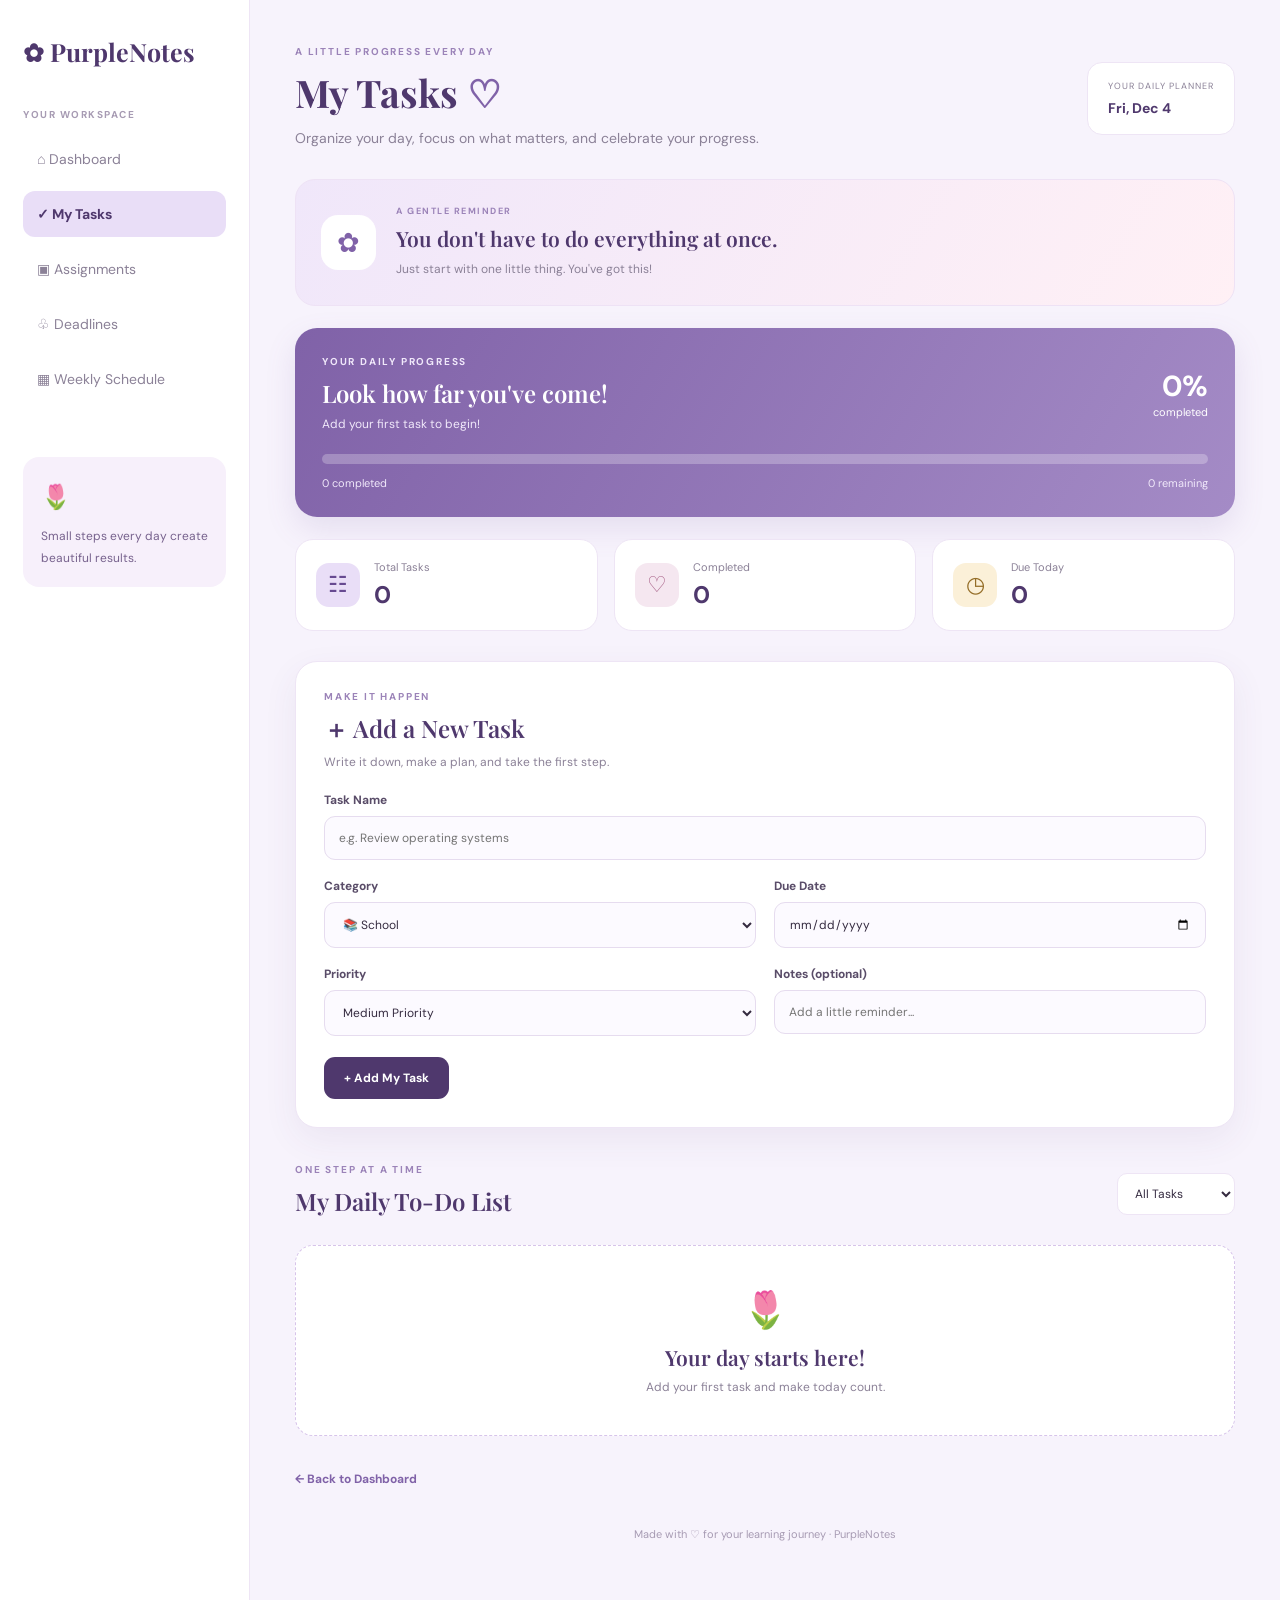
<file: tasks.html>
<!DOCTYPE html>
<html lang="en">
<head>
    <meta charset="UTF-8">
    <meta name="viewport" content="width=device-width, initial-scale=1.0">
    <title>My Tasks | PurpleNotes</title>
    <link rel="stylesheet" href="tasks.css">
</head>
<body>

    <aside class="sidebar">
        <a href="dashboard.html" class="brand">✿ PurpleNotes</a>
        <p class="menu-label">YOUR WORKSPACE</p>

        <nav>
            <a href="dashboard.html">⌂ Dashboard</a>
            <a href="tasks.html" class="active">✓ My Tasks</a>
            <a href="assignment.html">▣ Assignments</a>
            <a href="dashboard.html#deadlines">♧ Deadlines</a>
            <a href="dashboard.html#quick-links">▦ Weekly Schedule</a>
        </nav>

        <div class="sidebar-note">
            <span>🌷</span>
            <p>Small steps every day create beautiful results.</p>
        </div>
    </aside>

    <main>
        <header class="page-heading">
            <div>
                <span class="eyebrow">A LITTLE PROGRESS EVERY DAY</span>
                <h1>My Tasks <span>♡</span></h1>
                <p>Organize your day, focus on what matters, and celebrate your progress.</p>
            </div>

            <div class="date-card">
                <span>YOUR DAILY PLANNER</span>
                <strong id="todayDate">Today</strong>
            </div>
        </header>

        <!-- DAILY QUOTE -->
        <section class="welcome-card">
            <span class="quote-flower">✿</span>
            <div>
                <p class="quote-label">A GENTLE REMINDER</p>
                <h2>You don't have to do everything at once.</h2>
                <p>Just start with one little thing. You've got this!</p>
            </div>
        </section>

        <!-- PROGRESS -->
        <section class="progress-card">
            <div class="progress-top">
                <div>
                    <span class="eyebrow">YOUR DAILY PROGRESS</span>
                    <h2>Look how far you've come!</h2>
                    <p id="progressMessage">Every little step counts.</p>
                </div>

                <div class="progress-number">
                    <strong id="progressPercent">0%</strong>
                    <span>completed</span>
                </div>
            </div>

            <div
                class="progress-track"
                id="progressBar"
                role="progressbar"
                aria-label="Task completion"
                aria-valuemin="0"
                aria-valuemax="100"
                aria-valuenow="0"
            >
                <div class="progress-fill" id="progressFill"></div>
            </div>

            <div class="progress-footer">
                <span id="completedCount">0 completed</span>
                <span id="remainingCount">0 remaining</span>
            </div>
        </section>

        <!-- SUMMARY -->
        <section class="stats-grid">
            <article class="stat-card">
                <div class="stat-icon purple-icon">☷</div>
                <div>
                    <p>Total Tasks</p>
                    <h3 id="totalCount">0</h3>
                </div>
            </article>

            <article class="stat-card">
                <div class="stat-icon pink-icon">♡</div>
                <div>
                    <p>Completed</p>
                    <h3 id="doneCount">0</h3>
                </div>
            </article>

            <article class="stat-card">
                <div class="stat-icon yellow-icon">◷</div>
                <div>
                    <p>Due Today</p>
                    <h3 id="dueTodayCount">0</h3>
                </div>
            </article>
        </section>

        <!-- ADD TASK -->
        <section class="panel">
            <div class="section-heading">
                <span class="eyebrow">MAKE IT HAPPEN</span>
                <h2>＋ Add a New Task</h2>
                <p>Write it down, make a plan, and take the first step.</p>
            </div>

            <form id="taskForm">
                <div class="form-grid">
                    <div class="form-field full-width">
                        <label for="taskName">Task Name</label>
                        <input
                            type="text"
                            id="taskName"
                            placeholder="e.g. Review operating systems"
                            maxlength="120"
                            required
                        >
                    </div>

                    <div class="form-field">
                        <label for="taskCategory">Category</label>
                        <select id="taskCategory">
                            <option value="School">📚 School</option>
                            <option value="Personal">🌷 Personal</option>
                            <option value="Projects">💻 Projects</option>
                            <option value="Other">✨ Other</option>
                        </select>
                    </div>

                    <div class="form-field">
                        <label for="taskDate">Due Date</label>
                        <input type="date" id="taskDate" required>
                    </div>

                    <div class="form-field">
                        <label for="taskPriority">Priority</label>
                        <select id="taskPriority">
                            <option value="Low">Low Priority</option>
                            <option value="Medium" selected>Medium Priority</option>
                            <option value="High">High Priority</option>
                        </select>
                    </div>

                    <div class="form-field">
                        <label for="taskNotes">Notes (optional)</label>
                        <input
                            type="text"
                            id="taskNotes"
                            placeholder="Add a little reminder..."
                            maxlength="300"
                        >
                    </div>
                </div>

                <button type="submit" class="primary-button">
                    + Add My Task
                </button>
            </form>
        </section>

        <!-- TASK LIST -->
        <section class="task-section">
            <div class="list-heading">
                <div>
                    <span class="eyebrow">ONE STEP AT A TIME</span>
                    <h2>My Daily To-Do List</h2>
                </div>

                <select id="taskFilter" aria-label="Filter tasks">
                    <option value="All">All Tasks</option>
                    <option value="Pending">Pending</option>
                    <option value="Completed">Completed</option>
                    <option value="High">High Priority</option>
                </select>
            </div>

            <div id="taskList" class="task-list"></div>
        </section>

        <a href="dashboard.html" class="back-link">
            ← Back to Dashboard
        </a>

        <footer>Made with ♡ for your learning journey · PurpleNotes</footer>
    </main>

    <script src="tasks.js"></script>
</body>
</html>
</file>
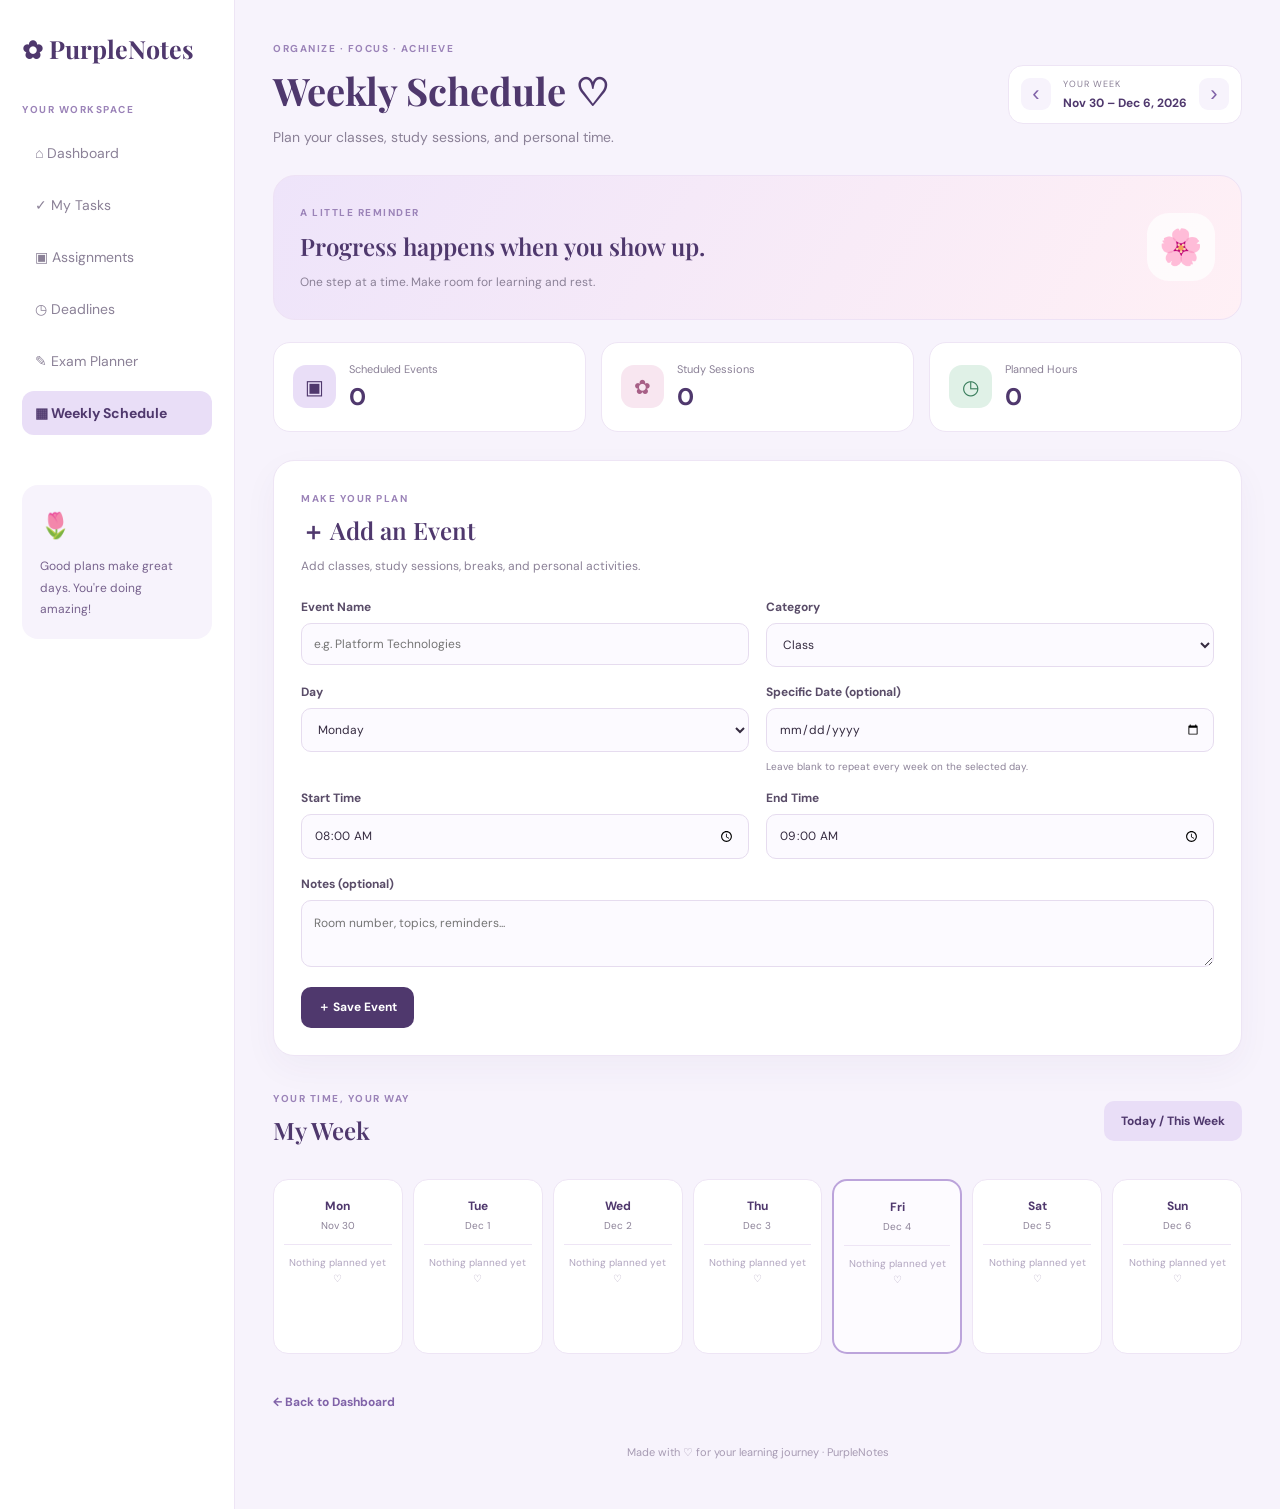
<file: weekly.html>
<!DOCTYPE html>
<html lang="en">
<head>
    <meta charset="UTF-8">
    <meta name="viewport" content="width=device-width, initial-scale=1.0">
    <title>Weekly Schedule | PurpleNotes</title>
    <link rel="stylesheet" href="weekly.css">
</head>
<body>
    <aside class="sidebar">
        <a class="brand" href="dashboard.html">✿ PurpleNotes</a>
        <p class="menu-label">YOUR WORKSPACE</p>
        <nav>
            <a href="dashboard.html">⌂ Dashboard</a>
            <a href="tasks.html">✓ My Tasks</a>
            <a href="assignment.html">▣ Assignments</a>
            <a href="deadlines.html">◷ Deadlines</a>
            <a href="exams.html">✎ Exam Planner</a>
            <a href="weekly.html" class="active">▦ Weekly Schedule</a>
        </nav>
        <div class="sidebar-note">
            <span>🌷</span>
            <p>Good plans make great days. You're doing amazing!</p>
        </div>
    </aside>

    <main>
        <header class="page-heading">
            <div>
                <span class="eyebrow">ORGANIZE · FOCUS · ACHIEVE</span>
                <h1>Weekly Schedule ♡</h1>
                <p>Plan your classes, study sessions, and personal time.</p>
            </div>
            <div class="week-picker">
                <button id="previousWeek" type="button" aria-label="Previous week">‹</button>
                <div>
                    <span>YOUR WEEK</span>
                    <strong id="weekLabel">This week</strong>
                </div>
                <button id="nextWeek" type="button" aria-label="Next week">›</button>
            </div>
        </header>

        <section class="hero-card">
            <div>
                <span class="eyebrow">A LITTLE REMINDER</span>
                <h2>Progress happens when you show up.</h2>
                <p>One step at a time. Make room for learning and rest.</p>
            </div>
            <span class="hero-flower">🌸</span>
        </section>

        <section class="stats-grid">
            <article class="stat-card">
                <span class="stat-icon">▣</span>
                <div><p>Scheduled Events</p><h2 id="eventCount">0</h2></div>
            </article>
            <article class="stat-card">
                <span class="stat-icon pink">✿</span>
                <div><p>Study Sessions</p><h2 id="studyCount">0</h2></div>
            </article>
            <article class="stat-card">
                <span class="stat-icon green">◷</span>
                <div><p>Planned Hours</p><h2 id="hourCount">0</h2></div>
            </article>
        </section>

        <section class="panel">
            <div class="section-heading">
                <span class="eyebrow">MAKE YOUR PLAN</span>
                <h2 id="formTitle">＋ Add an Event</h2>
                <p>Add classes, study sessions, breaks, and personal activities.</p>
            </div>

            <form id="eventForm">
                <input type="hidden" id="editId">
                <div class="form-grid">
                    <div class="field">
                        <label for="eventTitle">Event Name</label>
                        <input id="eventTitle" maxlength="100" placeholder="e.g. Platform Technologies" required>
                    </div>
                    <div class="field">
                        <label for="eventType">Category</label>
                        <select id="eventType">
                            <option>Class</option>
                            <option>Study Session</option>
                            <option>Assignment Work</option>
                            <option>Exam Review</option>
                            <option>Personal Time</option>
                            <option>Break</option>
                            <option>Other</option>
                        </select>
                    </div>
                    <div class="field">
                        <label for="eventDay">Day</label>
                        <select id="eventDay" required>
                            <option value="1">Monday</option>
                            <option value="2">Tuesday</option>
                            <option value="3">Wednesday</option>
                            <option value="4">Thursday</option>
                            <option value="5">Friday</option>
                            <option value="6">Saturday</option>
                            <option value="0">Sunday</option>
                        </select>
                    </div>
                    <div class="field">
                        <label for="eventDate">Specific Date (optional)</label>
                        <input id="eventDate" type="date">
                        <small>Leave blank to repeat every week on the selected day.</small>
                    </div>
                    <div class="field">
                        <label for="startTime">Start Time</label>
                        <input id="startTime" type="time" value="08:00" required>
                    </div>
                    <div class="field">
                        <label for="endTime">End Time</label>
                        <input id="endTime" type="time" value="09:00" required>
                    </div>
                    <div class="field full-width">
                        <label for="eventNotes">Notes (optional)</label>
                        <textarea id="eventNotes" rows="2" maxlength="500" placeholder="Room number, topics, reminders..."></textarea>
                    </div>
                </div>
                <div class="form-actions">
                    <button class="primary-button" id="saveButton" type="submit">＋ Save Event</button>
                    <button class="secondary-button" id="cancelEdit" type="button" hidden>Cancel</button>
                </div>
            </form>
        </section>

        <section class="schedule-section">
            <div class="list-heading">
                <div>
                    <span class="eyebrow">YOUR TIME, YOUR WAY</span>
                    <h2>My Week</h2>
                </div>
                <button id="thisWeek" class="secondary-button" type="button">Today / This Week</button>
            </div>
            <div id="scheduleGrid" class="schedule-grid"></div>
        </section>

        <a href="dashboard.html" class="back-link">← Back to Dashboard</a>
        <footer>Made with ♡ for your learning journey · PurpleNotes</footer>
    </main>

    <script src="weekly.js"></script>
</body>
</html>
</file>
<file: pstyle.css>
* {
    margin: 0;
    padding: 0;
    box-sizing: border-box;
}

:root {
    --purple: #7952ad;
    --dark-purple: #50366f;
    --lavender: #e9ddfb;
    --light-lavender: #f8f4ff;
    --white: #ffffff;
    --text: #35264d;
    --muted: #81738f;
    --border: #e8ddf7;
}

body {
    min-height: 100vh;
    display: flex;
    flex-direction: column;
    font-family: "Segoe UI", Arial, sans-serif;
    color: var(--text);
    background: linear-gradient(135deg, #faf7ff, #e9ddff);
}

.header {
    display: flex;
    justify-content: space-between;
    align-items: center;
    gap: 15px;
    padding: 22px 8%;
    background: rgba(255, 255, 255, 0.8);
    border-bottom: 1px solid var(--border);
}

.logo {
    color: var(--purple);
    font-size: 1.5rem;
    font-weight: 800;
    text-decoration: none;
}

.school-year {
    padding: 9px 15px;
    border-radius: 30px;
    background: var(--lavender);
    color: var(--dark-purple);
    font-size: 0.85rem;
    font-weight: 600;
}

.welcome-container {
    flex: 1;
    display: flex;
    justify-content: center;
    align-items: center;
    padding: 55px 7%;
}

.welcome-card {
    width: 100%;
    max-width: 1080px;
    display: grid;
    grid-template-columns: 1.2fr 0.8fr;
    align-items: center;
    gap: 45px;
    padding: 55px;
    background: rgba(255, 255, 255, 0.88);
    border: 1px solid var(--border);
    border-radius: 30px;
    box-shadow: 0 18px 50px rgba(91, 60, 130, 0.12);
}

.eyebrow {
    display: inline-block;
    margin-bottom: 22px;
    padding: 9px 15px;
    border-radius: 30px;
    background: #f0e8ff;
    color: var(--purple);
    font-size: 0.8rem;
    font-weight: 700;
    letter-spacing: 1px;
}

h1 {
    margin-bottom: 22px;
    font-size: clamp(2.5rem, 5vw, 4rem);
    line-height: 1.12;
    letter-spacing: -1px;
}

h1 span {
    color: #9872cf;
}

.description {
    max-width: 490px;
    margin-bottom: 28px;
    color: var(--muted);
    font-size: 1rem;
    line-height: 1.8;
}

.dashboard-button {
    display: inline-flex;
    justify-content: center;
    align-items: center;
    gap: 12px;
    padding: 15px 25px;
    border-radius: 13px;
    background: var(--purple);
    color: var(--white);
    font-size: 1rem;
    font-weight: 700;
    text-decoration: none;
    box-shadow: 0 7px 18px rgba(121, 82, 173, 0.23);
    transition: background 0.2s, transform 0.2s;
}

.dashboard-button:hover {
    background: var(--dark-purple);
    transform: translateY(-3px);
}

.dashboard-button:focus-visible {
    outline: 3px solid #bca0eb;
    outline-offset: 4px;
}

.welcome-note {
    margin-top: 20px;
    color: #9b8aaa;
    font-size: 0.85rem;
}

.features {
    display: grid;
    gap: 16px;
}

.feature-card {
    display: flex;
    align-items: center;
    gap: 16px;
    padding: 20px;
    border: 1px solid #eee4fb;
    border-radius: 18px;
    background: #faf7ff;
}

.feature-icon {
    width: 52px;
    height: 52px;
    flex-shrink: 0;
    display: flex;
    justify-content: center;
    align-items: center;
    border-radius: 15px;
    background: var(--lavender);
    font-size: 1.5rem;
}

.feature-card h2 {
    margin-bottom: 6px;
    color: var(--dark-purple);
    font-size: 1rem;
}

.feature-card p {
    color: var(--muted);
    font-size: 0.85rem;
    line-height: 1.5;
}

footer {
    padding: 22px 15px;
    color: #8a7a9e;
    font-size: 0.85rem;
    text-align: center;
}

@media (max-width: 750px) {
    .header {
        padding: 18px 5%;
    }

    .logo {
        font-size: 1.2rem;
    }

    .school-year {
        padding: 8px 10px;
        font-size: 0.72rem;
    }

    .welcome-container {
        padding: 28px 5%;
    }

    .welcome-card {
        grid-template-columns: 1fr;
        gap: 35px;
        padding: 30px 23px;
        border-radius: 23px;
    }

    h1 {
        font-size: 2.6rem;
    }

    .dashboard-button {
        width: 100%;
    }

    .feature-card {
        padding: 16px;
    }
}

@media (max-width: 380px) {
    .header {
        align-items: flex-start;
        flex-direction: column;
    }

    h1 {
        font-size: 2.2rem;
    }
}
</file>
<file: assignment.css>
@import url('https://fonts.googleapis.com/css2?family=DM+Sans:wght@400;500;600;700&family=Playfair+Display:wght@500;600;700&display=swap');

/* ===== COLOR PALETTE ===== */
:root {
    --purple: #8062a8;
    --dark-purple: #4f386d;
    --lavender: #e9def7;
    --light-purple: #f7f3fc;
    --pink: #f5e7f0;
    --white: #ffffff;
    --text: #352b40;
    --muted: #8b8197;
    --border: #eee5f5;
    --green: #dcefe5;
    --shadow: 0 12px 35px rgba(79, 56, 109, 0.08);
}

/* ===== GENERAL ===== */
* {
    margin: 0;
    padding: 0;
    box-sizing: border-box;
}

body {
    min-height: 100vh;
    display: flex;
    background: var(--light-purple);
    color: var(--text);
    font-family: 'DM Sans', sans-serif;
    font-size: 14px;
}

/* ===== SIDEBAR ===== */
.sidebar {
    width: 250px;
    min-height: 100vh;
    padding: 38px 23px;
    background: var(--white);
    border-right: 1px solid var(--border);
    flex-shrink: 0;
}

.sidebar h2 {
    color: var(--dark-purple);
    font-family: 'Playfair Display', serif;
    font-size: 27px;
    margin-bottom: 42px;
}

.sidebar nav {
    display: flex;
    flex-direction: column;
    gap: 10px;
}

.sidebar nav a {
    display: block;
    padding: 14px 16px;
    border-radius: 13px;
    text-decoration: none;
    color: var(--muted);
    font-size: 14px;
    transition: all 0.25s ease;
}

.sidebar nav a:hover,
.sidebar nav a.active {
    background: var(--lavender);
    color: var(--dark-purple);
    font-weight: 700;
    transform: translateX(3px);
}

/* ===== MAIN CONTENT ===== */
main {
    flex: 1;
    min-width: 0;
    max-width: 1150px;
    margin: 0 auto;
    padding: 55px 50px;
}

/* Main title */
main > h1,
.page-heading h1 {
    font-family: 'Playfair Display', serif;
    color: var(--dark-purple);
    font-size: clamp(28px, 3vw, 38px);
    margin-bottom: 10px;
}

main > p,
.page-heading p {
    color: var(--muted);
    line-height: 1.8;
    margin-bottom: 30px;
}

/* ===== ASSIGNMENT FORM ===== */
#assignmentForm,
.assignment-form {
    background: var(--white);
    padding: 30px;
    border: 1px solid var(--border);
    border-radius: 23px;
    box-shadow: var(--shadow);
    margin-bottom: 35px;
}

#assignmentForm h2,
.assignment-form h2 {
    color: var(--dark-purple);
    font-family: 'Playfair Display', serif;
    font-size: 22px;
    margin-bottom: 22px;
}

#assignmentForm input,
#assignmentForm select,
#assignmentForm textarea {
    display: inline-block;
    max-width: 100%;
    padding: 14px 16px;
    margin: 5px 6px 12px 0;
    border: 1px solid var(--border);
    border-radius: 12px;
    background: #fcfaff;
    color: var(--text);
    font-family: 'DM Sans', sans-serif;
    font-size: 13px;
    outline: none;
    transition: 0.2s;
}

#assignmentForm input[type="text"] {
    width: min(100%, 360px);
}

#assignmentForm input[type="date"] {
    width: min(100%, 200px);
}

#assignmentForm input:focus,
#assignmentForm select:focus,
#assignmentForm textarea:focus {
    border-color: var(--purple);
    box-shadow: 0 0 0 4px rgba(128, 98, 168, 0.12);
}

/* ===== BUTTONS ===== */
button {
    font-family: 'DM Sans', sans-serif;
    cursor: pointer;
    transition: all 0.2s ease;
}

#assignmentForm button,
#assignmentForm button[type="submit"],
.add-button {
    padding: 14px 22px;
    border: none;
    border-radius: 12px;
    background: var(--dark-purple);
    color: var(--white);
    font-size: 13px;
    font-weight: 700;
    box-shadow: 0 5px 12px rgba(79, 56, 109, 0.16);
}

#assignmentForm button:hover,
.add-button:hover {
    background: var(--purple);
    transform: translateY(-2px);
}

/* ===== ASSIGNMENT LIST HEADING ===== */
main > h2,
.list-heading h2 {
    color: var(--dark-purple);
    font-family: 'Playfair Display', serif;
    font-size: 25px;
    margin-bottom: 20px;
}

/* ===== ASSIGNMENT LIST ===== */
#assignmentList,
.assignment-list {
    display: grid;
    gap: 15px;
    list-style: none;
}

#assignmentList > li,
.assignment-card {
    display: flex;
    align-items: center;
    gap: 15px;
    padding: 20px 22px;
    background: var(--white);
    border: 1px solid var(--border);
    border-radius: 17px;
    box-shadow: 0 5px 18px rgba(79, 56, 109, 0.04);
    transition: transform 0.2s, box-shadow 0.2s;
}

#assignmentList > li:hover,
.assignment-card:hover {
    transform: translateY(-2px);
    box-shadow: var(--shadow);
}

.assignment-card .assignment-info {
    flex: 1;
    min-width: 0;
}

.assignment-card h3 {
    font-size: 15px;
    color: var(--dark-purple);
    margin-bottom: 7px;
}

.assignment-card p {
    color: var(--muted);
    font-size: 12px;
    margin-top: 5px;
}

.assignment-check {
    width: 18px;
    height: 18px;
    accent-color: var(--purple);
}

.assignment-card.completed h3 {
    text-decoration: line-through;
    color: var(--muted);
}

/* Delete button */
#assignmentList button,
.delete-button {
    padding: 9px 13px;
    border: none;
    border-radius: 9px;
    background: var(--pink);
    color: #9d5379;
    font-size: 12px;
    font-weight: 700;
}

#assignmentList button:hover,
.delete-button:hover {
    background: #eed2e3;
}

/* ===== EMPTY STATE ===== */
.empty-state {
    padding: 40px 20px;
    text-align: center;
    background: var(--white);
    border: 1px dashed #d7c4ea;
    border-radius: 18px;
    color: var(--muted);
}

.empty-state h3 {
    color: var(--dark-purple);
    font-family: 'Playfair Display', serif;
    font-size: 21px;
    margin: 12px 0 8px;
}

.empty-icon {
    font-size: 36px;
}

/* ===== BACK TO DASHBOARD ===== */
.back-link,
main > a {
    display: inline-block;
    margin-top: 28px;
    color: var(--purple);
    font-size: 13px;
    font-weight: 700;
    text-decoration: none;
}

.back-link:hover,
main > a:hover {
    color: var(--dark-purple);
    text-decoration: underline;
}

/* ===== RESPONSIVE DESIGN ===== */
@media (max-width: 800px) {
    body {
        flex-direction: column;
    }

    .sidebar {
        width: 100%;
        min-height: auto;
        padding: 22px;
    }

    .sidebar h2 {
        margin-bottom: 20px;
    }

    .sidebar nav {
        flex-direction: row;
        flex-wrap: wrap;
        gap: 6px;
    }

    .sidebar nav a {
        padding: 10px 12px;
        font-size: 12px;
    }

    main {
        padding: 30px 20px;
    }

    #assignmentForm,
    .assignment-form {
        padding: 22px;
    }

    #assignmentForm input[type="text"],
    #assignmentForm input[type="date"] {
        width: 100%;
    }
}

@media (max-width: 480px) {
    main {
        padding: 25px 14px;
    }

    main > h1,
    .page-heading h1 {
        font-size: 28px;
    }

    #assignmentList > li,
    .assignment-card {
        padding: 15px;
        gap: 10px;
    }
}
</file>
<file: dashboard.css>
@import url('https://fonts.googleapis.com/css2?family=DM+Sans:wght@400;500;600;700&family=Playfair+Display:wght@500;600;700&display=swap');

:root {
    --purple: #72549A;
    --dark-purple: #49365F;
    --lavender: #EAE0F7;
    --pale: #F8F5FC;
    --white: #FFFFFF;
    --text: #443850;
    --muted: #8A7D96;
    --border: #EAE3F0;
    --green: #77977E;
}

* {
    box-sizing: border-box;
}

html {
    scroll-behavior: smooth;
}

body {
    margin: 0;
    background: var(--pale);
    color: var(--text);
    font-family: 'DM Sans', sans-serif;
}

a {
    color: inherit;
    text-decoration: none;
}

button, input {
    font: inherit;
}

.dashboard {
    min-height: 100vh;
    display: grid;
    grid-template-columns: 235px minmax(0, 1fr);
}

/* Sidebar */

.sidebar {
    background: white;
    border-right: 1px solid var(--border);
    padding: 30px 18px;
    display: flex;
    flex-direction: column;
}

.brand {
    font-family: 'Playfair Display', serif;
    font-size: 24px;
    font-weight: 700;
    color: var(--purple);
    margin-bottom: 44px;
}

.menu-label, .eyebrow {
    font-size: 10px;
    letter-spacing: 1.7px;
    font-weight: 700;
    color: var(--muted);
}

.menu-label {
    margin: 0 0 15px 10px;
}

.sidebar nav {
    display: grid;
    gap: 8px;
}

.nav-link {
    padding: 12px 10px;
    border-radius: 10px;
    font-size: 13px;
    color: #776985;
    transition: 0.2s;
}

.nav-link:hover, .nav-link.active {
    background: var(--lavender);
    color: var(--dark-purple);
}

.sidebar-bottom {
    margin-top: auto;
    padding: 22px 10px 0;
    color: var(--muted);
    font-size: 12px;
    line-height: 1.7;
}

.sidebar-bottom span {
    font-size: 30px;
    color: var(--purple);
}

/* Main area */

.main-content {
    width: 100%;
    max-width: 1500px;
    padding: 34px;
    margin: 0 auto;
}

.topbar {
    display: flex;
    justify-content: space-between;
    align-items: center;
    gap: 20px;
    margin-bottom: 28px;
}

h1, h2, p {
    margin-top: 0;
}

h1, .panel-heading h2, .welcome-card h2 {
    font-family: 'Playfair Display', serif;
}

h1 {
    font-size: clamp(27px, 3vw, 36px);
    margin-bottom: 8px;
}

h1 span {
    color: var(--purple);
}

.subtitle {
    margin-bottom: 0;
    font-size: 13px;
    color: var(--muted);
}

.date-card {
    background: white;
    border: 1px solid var(--border);
    padding: 14px 18px;
    border-radius: 14px;
    min-width: 150px;
    display: grid;
    gap: 8px;
}

.date-card span {
    color: var(--muted);
    font-size: 10px;
    letter-spacing: 1px;
}

.date-card strong {
    font-size: 13px;
}

/* Welcome banner */

.welcome-card {
    background: linear-gradient(120deg, #E9DDF7, #F3ECFB);
    border-radius: 18px;
    padding: 27px 30px;
    display: flex;
    justify-content: space-between;
    align-items: center;
    gap: 20px;
    margin-bottom: 22px;
    overflow: hidden;
}

.welcome-card .eyebrow {
    color: var(--purple);
}

.welcome-card h2 {
    font-size: 27px;
    margin-bottom: 9px;
}

.welcome-card p:last-child {
    max-width: 450px;
    margin-bottom: 0;
    font-size: 13px;
    line-height: 1.7;
    color: #756580;
}

.welcome-flower {
    color: #A68AC9;
    font-size: 85px;
    opacity: 0.65;
}

/* Summary cards */

.stats-grid {
    display: grid;
    grid-template-columns: repeat(3, minmax(0, 1fr));
    gap: 16px;
    margin-bottom: 22px;
}

.stat-card, .panel {
    background: white;
    border: 1px solid var(--border);
    border-radius: 16px;
}

.stat-card {
    padding: 20px;
    min-width: 0;
}

.stat-icon {
    display: inline-grid;
    place-items: center;
    background: var(--lavender);
    color: var(--purple);
    width: 38px;
    height: 38px;
    border-radius: 11px;
    font-size: 19px;
}

.stat-card p {
    font-size: 12px;
    color: var(--muted);
    margin: 14px 0 7px;
}

.stat-card h2 {
    font-size: 25px;
    margin: 0 0 12px;
}

.stat-card small {
    font-size: 11px;
    color: var(--muted);
}

.stat-card .reminder-title {
    font-size: 17px;
    margin-top: 22px;
}

.progress-track {
    height: 6px;
    border-radius: 10px;
    background: #F0EAF6;
    overflow: hidden;
    margin-bottom: 9px;
}

.progress-track div {
    height: 100%;
    width: 0;
    background: var(--green);
    transition: width 0.3s;
}

/* Task and deadline panels */

.content-grid {
    display: grid;
    grid-template-columns: repeat(2, minmax(0, 1fr));
    gap: 18px;
    margin-bottom: 22px;
}

.panel {
    padding: 23px;
    min-width: 0;
    scroll-margin-top: 20px;
}

.panel-heading {
    display: flex;
    justify-content: space-between;
    align-items: center;
    gap: 10px;
    margin-bottom: 18px;
}

.panel-heading .eyebrow {
    margin-bottom: 7px;
}

.panel-heading h2 {
    font-size: 21px;
    margin-bottom: 0;
}

.pill {
    background: var(--lavender);
    color: var(--purple);
    padding: 7px 10px;
    border-radius: 20px;
    font-size: 10px;
    white-space: nowrap;
}

.calendar-icon {
    color: var(--purple);
    font-size: 26px;
}

.add-form {
    display: flex;
    gap: 8px;
    margin-bottom: 14px;
}

input {
    width: 100%;
    min-width: 0;
    border: 1px solid var(--border);
    border-radius: 9px;
    background: #FCFAFE;
    padding: 11px;
    font-size: 12px;
    color: var(--text);
}

input:focus {
    outline: 2px solid #D9C8F0;
    border-color: var(--purple);
}

button {
    border: 0;
    border-radius: 9px;
    background: var(--purple);
    color: white;
    padding: 10px 14px;
    cursor: pointer;
    font-size: 12px;
    white-space: nowrap;
}

button:hover {
    background: var(--dark-purple);
}

.task-list, .deadline-list {
    display: grid;
    gap: 9px;
}

.task-item, .deadline-item {
    display: flex;
    align-items: center;
    gap: 10px;
    border: 1px solid var(--border);
    border-radius: 10px;
    padding: 12px;
    font-size: 12px;
    overflow-wrap: anywhere;
}

.task-item input[type="checkbox"] {
    width: 16px;
    height: 16px;
    flex-shrink: 0;
    accent-color: var(--purple);
}

.task-item span {
    flex: 1;
}

.task-item.done span {
    color: var(--muted);
    text-decoration: line-through;
}

.delete-button {
    background: transparent;
    color: #9A829F;
    padding: 5px;
    font-size: 16px;
}

.delete-button:hover {
    background: #F7EDF7;
    color: #A14E65;
}

.deadline-form {
    display: grid;
    gap: 8px;
    margin-bottom: 14px;
}

.deadline-item {
    align-items: flex-start;
}

.deadline-date {
    background: var(--lavender);
    color: var(--dark-purple);
    border-radius: 8px;
    padding: 8px;
    min-width: 60px;
    text-align: center;
    font-size: 10px;
    line-height: 1.6;
}

.deadline-info {
    flex: 1;
}

.deadline-info strong {
    display: block;
    margin: 3px 0 6px;
}

.deadline-info small {
    color: var(--muted);
}

.helper-text {
    color: var(--muted);
    font-size: 11px;
    margin: 15px 0 0;
}

.empty-message {
    padding: 18px 10px;
    text-align: center;
    color: var(--muted);
    font-size: 12px;
}

/* Quick navigation */

.quick-panel {
    margin-bottom: 25px;
}

.quick-grid {
    display: grid;
    grid-template-columns: repeat(3, minmax(0, 1fr));
    gap: 12px;
}

.quick-card {
    border: 1px solid var(--border);
    border-radius: 12px;
    padding: 16px;
    display: grid;
    gap: 8px;
    transition: 0.2s;
}

.quick-card:hover {
    background: var(--pale);
    border-color: #C8B3E3;
    transform: translateY(-2px);
}

.quick-card > span {
    color: var(--purple);
    font-size: 24px;
}

.quick-card strong {
    font-size: 12px;
}

.quick-card small {
    color: var(--muted);
    font-size: 10px;
    line-height: 1.5;
}

footer {
    text-align: center;
    color: var(--muted);
    font-size: 10px;
    letter-spacing: 2px;
    padding: 10px;
}

/* Responsive layout */

@media (max-width: 1000px) {
    .dashboard {
        grid-template-columns: 190px minmax(0, 1fr);
    }

    .main-content {
        padding: 24px;
    }

    .stats-grid {
        grid-template-columns: repeat(2, minmax(0, 1fr));
    }

    .content-grid {
        grid-template-columns: 1fr;
    }
}

@media (max-width: 650px) {
    .dashboard {
        grid-template-columns: 1fr;
    }

    .sidebar {
        padding: 18px;
    }

    .brand {
        margin-bottom: 18px;
    }

    .menu-label, .sidebar-bottom {
        display: none;
    }

    .sidebar nav {
        display: flex;
        gap: 8px;
        overflow-x: auto;
        padding-bottom: 4px;
    }

    .nav-link {
        flex-shrink: 0;
        font-size: 11px;
    }

    .main-content {
        padding: 18px 12px;
    }

    .topbar {
        align-items: flex-start;
        flex-direction: column;
    }

    .stats-grid {
        grid-template-columns: 1fr;
    }

    .welcome-card {
        padding: 22px;
    }

    .welcome-flower {
        font-size: 50px;
    }

    .quick-grid {
        grid-template-columns: repeat(2, minmax(0, 1fr));
    }

    .panel {
        padding: 17px;
    }
}
</file>
<file: deadlines.css>
:root {
    --purple: #7653a6;
    --dark-purple: #513a73;
    --lavender: #e8def7;
    --light-lavender: #f7f3fc;
    --white: #ffffff;
    --text: #30263b;
    --muted: #796f85;
    --border: #e6dcef;
    --danger: #c74b65;
    --green: #36856b;
}

* {
    box-sizing: border-box;
}

body {
    margin: 0;
    font-family: Arial, Helvetica, sans-serif;
    background: var(--light-lavender);
    color: var(--text);
    line-height: 1.6;
}

a {
    color: inherit;
    text-decoration: none;
}

.topbar {
    background: var(--white);
    padding: 18px 5%;
    display: flex;
    justify-content: space-between;
    align-items: center;
    gap: 20px;
    flex-wrap: wrap;
    border-bottom: 1px solid var(--border);
}

.brand {
    font-size: 1.4rem;
    font-weight: bold;
    color: var(--dark-purple);
}

nav {
    display: flex;
    gap: 8px;
    flex-wrap: wrap;
}

nav a {
    padding: 8px 11px;
    border-radius: 9px;
    font-size: 0.9rem;
}

nav a:hover,
nav a.active {
    background: var(--lavender);
    color: var(--dark-purple);
}

.container {
    width: min(1100px, 92%);
    margin: 35px auto;
}

.page-heading {
    margin-bottom: 25px;
}

.eyebrow {
    color: var(--purple);
    font-size: 0.8rem;
    font-weight: bold;
    letter-spacing: 2px;
}

h1 {
    color: var(--dark-purple);
    font-size: clamp(1.8rem, 4vw, 2.5rem);
    margin: 5px 0;
}

.page-heading p:last-child,
.list-heading p {
    color: var(--muted);
}

.summary {
    display: grid;
    grid-template-columns: repeat(4, minmax(0, 1fr));
    gap: 15px;
    margin-bottom: 25px;
}

.summary-card,
.panel {
    background: var(--white);
    border: 1px solid var(--border);
    border-radius: 17px;
    padding: 22px;
    box-shadow: 0 5px 18px rgba(81, 58, 115, 0.05);
}

.summary-card {
    display: flex;
    flex-direction: column;
    gap: 7px;
}

.summary-card span {
    color: var(--muted);
    font-size: 0.9rem;
}

.summary-card strong {
    color: var(--dark-purple);
    font-size: 2rem;
}

.panel {
    margin-bottom: 25px;
}

h2 {
    color: var(--dark-purple);
    margin-top: 0;
}

.form-grid {
    display: grid;
    grid-template-columns: repeat(2, minmax(0, 1fr));
    gap: 18px;
}

.field {
    display: flex;
    flex-direction: column;
    gap: 7px;
}

label {
    font-size: 0.9rem;
    font-weight: bold;
}

input,
select {
    width: 100%;
    min-width: 0;
    padding: 12px;
    border: 1px solid var(--border);
    border-radius: 10px;
    background: var(--white);
    color: var(--text);
    font: inherit;
}

input:focus,
select:focus {
    outline: 2px solid var(--lavender);
    border-color: var(--purple);
}

.primary-btn {
    margin-top: 20px;
    padding: 12px 20px;
    background: var(--dark-purple);
    color: var(--white);
    border: none;
    border-radius: 10px;
    font: inherit;
    font-weight: bold;
    cursor: pointer;
}

.primary-btn:hover {
    background: var(--purple);
}

.message {
    color: var(--green);
    font-size: 0.9rem;
}

.list-heading {
    display: flex;
    align-items: center;
    justify-content: space-between;
    gap: 15px;
    margin-bottom: 18px;
}

.list-heading p {
    margin-bottom: 0;
}

#filter {
    max-width: 180px;
}

.deadline-list {
    display: grid;
    gap: 13px;
}

.deadline-item {
    padding: 17px;
    border: 1px solid var(--border);
    border-radius: 13px;
    display: flex;
    justify-content: space-between;
    align-items: flex-start;
    gap: 15px;
    background: #fdfbff;
}

.deadline-info {
    min-width: 0;
}

.deadline-info h3 {
    margin: 0 0 5px;
    overflow-wrap: anywhere;
}

.deadline-info p {
    margin: 4px 0;
    color: var(--muted);
    font-size: 0.9rem;
    overflow-wrap: anywhere;
}

.deadline-item.completed h3 {
    text-decoration: line-through;
    color: var(--muted);
}

.badges {
    display: flex;
    gap: 7px;
    flex-wrap: wrap;
    margin-top: 9px;
}

.badge {
    font-size: 0.75rem;
    padding: 4px 9px;
    border-radius: 20px;
    background: var(--lavender);
    color: var(--dark-purple);
}

.priority-high {
    background: #fbe2e8;
    color: #a52d4b;
}

.priority-medium {
    background: #fff0d5;
    color: #875d12;
}

.priority-low {
    background: #dff3e9;
    color: #286a51;
}

.status-overdue {
    color: var(--danger) !important;
    font-weight: bold;
}

.status-completed {
    color: var(--green) !important;
    font-weight: bold;
}

.actions {
    display: flex;
    gap: 7px;
    flex-wrap: wrap;
    justify-content: flex-end;
}

.actions button {
    border: 1px solid var(--border);
    border-radius: 8px;
    background: var(--white);
    padding: 8px 10px;
    cursor: pointer;
    font: inherit;
    font-size: 0.82rem;
}

.actions button:hover {
    background: var(--lavender);
}

.actions .delete-btn {
    color: var(--danger);
}

.empty-state {
    text-align: center;
    color: var(--muted);
    padding: 30px 10px;
}

footer {
    text-align: center;
    padding: 20px;
    color: var(--muted);
    font-size: 0.9rem;
}

@media (max-width: 750px) {
    .topbar {
        align-items: flex-start;
        flex-direction: column;
    }

    nav {
        width: 100%;
    }

    nav a {
        font-size: 0.85rem;
    }

    .summary {
        grid-template-columns: repeat(2, minmax(0, 1fr));
    }
}

@media (max-width: 480px) {
    .container {
        width: 94%;
        margin: 22px auto;
    }

    .panel {
        padding: 16px;
    }

    .form-grid {
        grid-template-columns: 1fr;
    }

    .list-heading {
        align-items: stretch;
        flex-direction: column;
    }

    #filter {
        max-width: none;
    }

    .deadline-item {
        flex-direction: column;
    }

    .actions {
        justify-content: flex-start;
        width: 100%;
    }

    .actions button {
        flex: 1;
    }
}
</file>
<file: exams.css>
@import url('https://fonts.googleapis.com/css2?family=DM+Sans:wght@400;500;600;700&family=Playfair+Display:wght@500;600;700&display=swap');

:root {
    --purple: #8062a8;
    --dark-purple: #4f386d;
    --lavender: #e9def7;
    --light-purple: #f7f3fc;
    --pink: #f5e7f0;
    --white: #ffffff;
    --text: #352b40;
    --muted: #8b8197;
    --border: #eee5f5;
    --shadow: 0 12px 35px rgba(79, 56, 109, 0.07);
}

* {
    margin: 0;
    padding: 0;
    box-sizing: border-box;
}

body {
    min-height: 100vh;
    display: flex;
    background: var(--light-purple);
    color: var(--text);
    font-family: 'DM Sans', sans-serif;
    font-size: 14px;
}

/* SIDEBAR */

.sidebar {
    width: 250px;
    min-height: 100vh;
    padding: 35px 23px;
    background: white;
    border-right: 1px solid var(--border);
    flex-shrink: 0;
}

.brand {
    display: block;
    color: var(--dark-purple);
    font: 700 25px 'Playfair Display', serif;
    text-decoration: none;
    margin-bottom: 40px;
}

.menu-label {
    color: #a79bb3;
    font-size: 10px;
    font-weight: 700;
    letter-spacing: 1.5px;
    margin-bottom: 15px;
}

.sidebar nav {
    display: flex;
    flex-direction: column;
    gap: 9px;
}

.sidebar nav a {
    padding: 14px;
    border-radius: 12px;
    color: var(--muted);
    text-decoration: none;
    transition: 0.2s;
}

.sidebar nav a:hover,
.sidebar nav a.active {
    color: var(--dark-purple);
    background: var(--lavender);
    font-weight: 700;
}

.sidebar-note {
    margin-top: 55px;
    padding: 18px;
    border-radius: 16px;
    background: #f7f0fb;
    color: #77628d;
    font-size: 12px;
    line-height: 1.8;
}

.sidebar-note span {
    display: block;
    font-size: 24px;
    margin-bottom: 8px;
}

/* PAGE HEADER */

main {
    flex: 1;
    min-width: 0;
    max-width: 1200px;
    margin: 0 auto;
    padding: 45px;
}

.page-heading {
    display: flex;
    justify-content: space-between;
    align-items: center;
    gap: 20px;
    margin-bottom: 28px;
}

.page-heading h1 {
    color: var(--dark-purple);
    font: 700 clamp(29px, 3vw, 38px) 'Playfair Display', serif;
    margin: 8px 0;
}

.page-heading h1 span {
    color: var(--purple);
}

.page-heading p {
    max-width: 600px;
    color: var(--muted);
    line-height: 1.8;
}

.eyebrow {
    display: block;
    color: #9b83b8;
    font-size: 10px;
    font-weight: 700;
    letter-spacing: 1.8px;
    margin-bottom: 9px;
}

.date-card {
    flex-shrink: 0;
    padding: 17px 20px;
    border: 1px solid var(--border);
    border-radius: 15px;
    background: white;
}

.date-card span,
.date-card strong {
    display: block;
}

.date-card span {
    color: var(--muted);
    font-size: 9px;
    letter-spacing: 1px;
    margin-bottom: 7px;
}

.date-card strong {
    color: var(--dark-purple);
    font-size: 14px;
}

/* HERO */

.hero-card {
    display: flex;
    justify-content: space-between;
    align-items: center;
    gap: 20px;
    padding: 28px;
    margin-bottom: 24px;
    border: 1px solid #eee2f5;
    border-radius: 22px;
    background: linear-gradient(120deg, #eee4fa, #fff0f5);
}

.hero-label {
    color: #9b83b8;
    font-size: 10px;
    font-weight: 700;
    letter-spacing: 1.5px;
}

.hero-card h2 {
    margin: 10px 0;
    color: var(--dark-purple);
    font: 600 25px 'Playfair Display', serif;
}

.hero-card p {
    color: var(--muted);
    line-height: 1.8;
    font-size: 12px;
}

.hero-flower {
    display: grid;
    place-items: center;
    width: 76px;
    height: 76px;
    flex-shrink: 0;
    border-radius: 24px;
    background: #ffffffbd;
    font-size: 37px;
}

/* SUMMARY CARDS */

.stats-grid {
    display: grid;
    grid-template-columns: repeat(3, minmax(0, 1fr));
    gap: 16px;
    margin-bottom: 30px;
}

.stat-card {
    display: flex;
    align-items: center;
    gap: 14px;
    padding: 20px;
    border: 1px solid var(--border);
    border-radius: 18px;
    background: white;
}

.stat-icon {
    display: grid;
    place-items: center;
    width: 44px;
    height: 44px;
    border-radius: 13px;
    font-size: 22px;
}

.purple-icon {
    background: var(--lavender);
    color: #674a91;
}

.pink-icon {
    background: var(--pink);
    color: #a75f86;
}

.green-icon {
    background: #e0f1e7;
    color: #397d5c;
}

.stat-card p {
    color: var(--muted);
    font-size: 11px;
    margin-bottom: 5px;
}

.stat-card h3 {
    color: var(--dark-purple);
    font-size: 24px;
}

/* FORM */

.panel {
    padding: 28px;
    margin-bottom: 35px;
    border: 1px solid var(--border);
    border-radius: 22px;
    background: white;
    box-shadow: var(--shadow);
}

.section-heading {
    margin-bottom: 22px;
}

.section-heading h2,
.list-heading h2 {
    color: var(--dark-purple);
    font: 600 24px 'Playfair Display', serif;
    margin-bottom: 8px;
}

.section-heading > p {
    color: var(--muted);
    font-size: 12px;
    line-height: 1.7;
}

.form-grid {
    display: grid;
    grid-template-columns: repeat(2, minmax(0, 1fr));
    gap: 18px;
}

.form-field {
    display: flex;
    flex-direction: column;
    gap: 8px;
}

.form-field label {
    color: #594c68;
    font-size: 12px;
    font-weight: 700;
}

.form-field input,
.form-field select,
.form-field textarea {
    width: 100%;
    min-width: 0;
    padding: 13px 14px;
    border: 1px solid #e6dcef;
    border-radius: 11px;
    background: #fcfaff;
    color: var(--text);
    font: inherit;
    font-size: 12px;
    outline: none;
}

.form-field textarea {
    resize: vertical;
    line-height: 1.7;
}

.form-field input:focus,
.form-field select:focus,
.form-field textarea:focus {
    border-color: var(--purple);
    box-shadow: 0 0 0 3px #8062a81a;
}

.full-width {
    grid-column: 1 / -1;
}

.hint {
    color: var(--muted);
    font-size: 11px;
}

.form-actions {
    display: flex;
    flex-wrap: wrap;
    gap: 10px;
}

.primary-button,
.secondary-button {
    margin-top: 21px;
    padding: 13px 20px;
    border: none;
    border-radius: 11px;
    font: 700 12px 'DM Sans', sans-serif;
    cursor: pointer;
    transition: 0.2s;
}

.primary-button {
    background: var(--dark-purple);
    color: white;
}

.primary-button:hover {
    background: var(--purple);
    transform: translateY(-2px);
}

.secondary-button {
    background: var(--lavender);
    color: var(--dark-purple);
}

.secondary-button:hover {
    background: #ddccef;
}

/* EXAM LIST */

.exam-section {
    margin-bottom: 20px;
}

.list-heading {
    display: flex;
    justify-content: space-between;
    align-items: center;
    gap: 15px;
    margin-bottom: 20px;
}

#examFilter {
    padding: 11px 13px;
    border: 1px solid var(--border);
    border-radius: 10px;
    background: white;
    color: var(--text);
    font: inherit;
    font-size: 12px;
}

.exam-list {
    display: grid;
    gap: 16px;
}

.exam-card {
    display: flex;
    gap: 18px;
    padding: 22px;
    border: 1px solid var(--border);
    border-radius: 18px;
    background: white;
    transition: 0.2s;
}

.exam-card:hover {
    box-shadow: var(--shadow);
    transform: translateY(-2px);
}

.exam-date-box {
    display: flex;
    flex-direction: column;
    justify-content: center;
    align-items: center;
    width: 72px;
    min-width: 72px;
    min-height: 80px;
    align-self: flex-start;
    padding: 10px;
    border-radius: 14px;
    background: var(--lavender);
    color: var(--dark-purple);
    text-align: center;
}

.exam-date-box .month {
    font-size: 10px;
    font-weight: 700;
    text-transform: uppercase;
}

.exam-date-box .day {
    font: 700 27px 'Playfair Display', serif;
}

.exam-content {
    flex: 1;
    min-width: 0;
}

.exam-title {
    margin: 7px 0 5px;
    color: var(--dark-purple);
    font: 600 21px 'Playfair Display', serif;
    overflow-wrap: anywhere;
}

.exam-subject {
    color: var(--muted);
    font-size: 12px;
    margin-bottom: 12px;
    overflow-wrap: anywhere;
}

.exam-badges {
    display: flex;
    flex-wrap: wrap;
    gap: 7px;
    margin-bottom: 12px;
}

.tag {
    display: inline-block;
    padding: 6px 10px;
    border-radius: 8px;
    font-size: 10px;
    font-weight: 700;
}

.type-tag {
    background: #f3edf9;
    color: #765696;
}

.status-not-started {
    background: #f6e5ed;
    color: #9d5476;
}

.status-studying {
    background: #fbf0d8;
    color: #946d27;
}

.status-ready {
    background: #dcefe5;
    color: #387c5b;
}

.countdown {
    margin-bottom: 13px;
    color: #8062a8;
    font-size: 12px;
    font-weight: 700;
}

.countdown.overdue {
    color: #bf5069;
}

.exam-detail {
    margin-top: 9px;
    color: var(--muted);
    font-size: 12px;
    line-height: 1.8;
    overflow-wrap: anywhere;
}

.topics-list {
    padding-left: 19px;
    margin-top: 7px;
}

.topics-list li {
    margin: 4px 0;
}

.exam-actions {
    display: flex;
    flex-wrap: wrap;
    gap: 8px;
    margin-top: 16px;
}

.exam-actions button {
    padding: 9px 12px;
    border: none;
    border-radius: 9px;
    font: 700 11px 'DM Sans', sans-serif;
    cursor: pointer;
}

.edit-button {
    background: var(--lavender);
    color: var(--dark-purple);
}

.delete-button {
    background: var(--pink);
    color: #9d5379;
}

.exam-actions button:hover {
    filter: brightness(0.97);
}

.empty-state {
    padding: 40px 20px;
    border: 1px dashed #d7c4ea;
    border-radius: 18px;
    background: white;
    text-align: center;
    color: var(--muted);
}

.empty-state div {
    font-size: 35px;
    margin-bottom: 12px;
}

.empty-state h3 {
    color: var(--dark-purple);
    font: 600 21px 'Playfair Display', serif;
    margin-bottom: 8px;
}

.empty-state p {
    font-size: 12px;
    line-height: 1.7;
}

.back-link {
    display: inline-block;
    margin-top: 15px;
    color: var(--purple);
    font-size: 12px;
    font-weight: 700;
    text-decoration: none;
}

.back-link:hover {
    text-decoration: underline;
}

main footer {
    margin-top: 40px;
    padding-bottom: 15px;
    color: #a79bb3;
    font-size: 11px;
    text-align: center;
}

/* RESPONSIVE */

@media (max-width: 950px) {
    .sidebar {
        width: 210px;
    }

    main {
        padding: 30px 25px;
    }

    .stats-grid {
        grid-template-columns: 1fr;
    }

    .date-card {
        display: none;
    }
}

@media (max-width: 700px) {
    body {
        flex-direction: column;
    }

    .sidebar {
        width: 100%;
        min-height: auto;
        padding: 22px;
    }

    .brand {
        margin-bottom: 20px;
    }

    .sidebar-note {
        display: none;
    }

    .sidebar nav {
        flex-direction: row;
        flex-wrap: wrap;
        gap: 6px;
    }

    .sidebar nav a {
        padding: 10px;
        font-size: 12px;
    }

    main {
        padding: 25px 16px;
    }

    .form-grid {
        grid-template-columns: 1fr;
    }

    .full-width {
        grid-column: auto;
    }

    .list-heading {
        align-items: flex-start;
        flex-direction: column;
    }

    .hero-card {
        padding: 20px;
    }

    .hero-card h2 {
        font-size: 21px;
    }

    .exam-card {
        gap: 12px;
        padding: 14px;
    }

    .exam-date-box {
        width: 57px;
        min-width: 57px;
    }

    .exam-title {
        font-size: 18px;
    }
}
</file>
<file: grades.css>
@import url('https://fonts.googleapis.com/css2?family=DM+Sans:wght@400;500;600;700&family=Playfair+Display:wght@500;600;700&display=swap');

:root {
    --purple: #8062a8;
    --dark: #4f386d;
    --lavender: #e9def7;
    --light: #f7f3fc;
    --pink: #f8e6f0;
    --green: #e0f1e7;
    --text: #352b40;
    --muted: #8b8197;
    --border: #eee5f5;
}

* {
    box-sizing: border-box;
    margin: 0;
    padding: 0;
}

body {
    display: flex;
    min-height: 100vh;
    background: var(--light);
    color: var(--text);
    font-family: 'DM Sans', sans-serif;
    font-size: 14px;
}

.sidebar {
    width: 235px;
    min-height: 100vh;
    padding: 32px 22px;
    background: white;
    border-right: 1px solid var(--border);
    flex-shrink: 0;
}

.brand {
    display: block;
    margin-bottom: 38px;
    color: var(--dark);
    font: 700 25px 'Playfair Display', serif;
    text-decoration: none;
}

.menu-label, .eyebrow {
    color: #9b83b8;
    font-size: 10px;
    font-weight: 700;
    letter-spacing: 1.5px;
}

.menu-label {
    margin-bottom: 15px;
}

.sidebar nav {
    display: flex;
    flex-direction: column;
    gap: 8px;
}

.sidebar nav a {
    padding: 12px;
    border-radius: 12px;
    color: var(--muted);
    text-decoration: none;
    transition: .2s;
}

.sidebar nav a:hover,
.sidebar nav a.active {
    background: var(--lavender);
    color: var(--dark);
    font-weight: 700;
}

.sidebar-note {
    margin-top: 40px;
    padding: 18px;
    border-radius: 16px;
    background: var(--light);
    color: #77628d;
    font-size: 12px;
    line-height: 1.8;
}

.sidebar-note span {
    display: block;
    margin-bottom: 8px;
    font-size: 25px;
}

main {
    width: 100%;
    max-width: 1500px;
    min-width: 0;
    margin: 0 auto;
    padding: 38px;
}

.page-heading {
    display: flex;
    justify-content: space-between;
    align-items: center;
    gap: 20px;
    margin-bottom: 25px;
}

.page-heading h1 {
    margin: 9px 0;
    color: var(--dark);
    font: 700 clamp(28px, 3vw, 38px) 'Playfair Display', serif;
}

.page-heading p {
    color: var(--muted);
    line-height: 1.8;
}

.school-year {
    padding: 16px 20px;
    border: 1px solid var(--border);
    border-radius: 15px;
    background: white;
    white-space: nowrap;
}

.school-year span,
.school-year strong {
    display: block;
}

.school-year span {
    margin-bottom: 6px;
    color: var(--muted);
    font-size: 9px;
    letter-spacing: 1px;
}

.school-year strong {
    color: var(--dark);
    font-size: 15px;
}

.hero-card {
    display: flex;
    justify-content: space-between;
    align-items: center;
    gap: 18px;
    padding: 27px;
    margin-bottom: 22px;
    border: 1px solid #eee2f5;
    border-radius: 22px;
    background: linear-gradient(120deg, #eee4fa, #fff0f5);
}

.hero-card h2 {
    margin: 10px 0;
    color: var(--dark);
    font: 600 24px 'Playfair Display', serif;
}

.hero-card p {
    color: var(--muted);
    font-size: 12px;
    line-height: 1.8;
}

.hero-flower {
    display: grid;
    place-items: center;
    width: 68px;
    height: 68px;
    flex-shrink: 0;
    border-radius: 22px;
    background: #ffffffbd;
    font-size: 35px;
}

.stats-grid {
    display: grid;
    grid-template-columns: repeat(3, minmax(0, 1fr));
    gap: 15px;
    margin-bottom: 28px;
}

.stat-card {
    display: flex;
    align-items: center;
    gap: 14px;
    padding: 20px;
    border: 1px solid var(--border);
    border-radius: 17px;
    background: white;
}

.stat-icon {
    display: grid;
    place-items: center;
    width: 45px;
    height: 45px;
    flex-shrink: 0;
    border-radius: 13px;
    background: var(--lavender);
    color: var(--dark);
    font-size: 21px;
}

.stat-icon.pink {
    background: var(--pink);
    color: #a75f86;
}

.stat-icon.green {
    background: var(--green);
    color: #397d5c;
}

.stat-card p {
    margin-bottom: 5px;
    color: var(--muted);
    font-size: 11px;
}

.stat-card h2 {
    color: var(--dark);
    font-size: 25px;
}

.stat-card small {
    display: block;
    margin-top: 5px;
    color: var(--muted);
    font-size: 10px;
}

.panel {
    padding: 27px;
    margin-bottom: 27px;
    border: 1px solid var(--border);
    border-radius: 21px;
    background: white;
    box-shadow: 0 12px 35px #4f386d0b;
}

.section-heading {
    margin-bottom: 22px;
}

.section-heading h2 {
    margin: 8px 0;
    color: var(--dark);
    font: 600 24px 'Playfair Display', serif;
}

.section-heading p {
    color: var(--muted);
    font-size: 12px;
    line-height: 1.8;
}

.form-grid {
    display: grid;
    grid-template-columns: repeat(2, minmax(0, 1fr));
    gap: 18px;
}

.field {
    display: flex;
    flex-direction: column;
    gap: 8px;
    min-width: 0;
}

.field label,
.filter-row label {
    color: #594c68;
    font-size: 12px;
    font-weight: 700;
}

.field input,
.field select,
.filter-row select {
    width: 100%;
    min-width: 0;
    padding: 12px;
    border: 1px solid #e6dcef;
    border-radius: 10px;
    background: #fcfaff;
    color: var(--text);
    font: inherit;
    font-size: 12px;
    outline: none;
}

.field input:focus,
.field select:focus,
.filter-row select:focus {
    border-color: var(--purple);
    box-shadow: 0 0 0 3px #8062a81a;
}

.field small {
    color: var(--muted);
    font-size: 10px;
    line-height: 1.6;
}

.form-actions {
    display: flex;
    flex-wrap: wrap;
    gap: 10px;
}

.primary-button,
.secondary-button {
    padding: 12px 17px;
    border: 0;
    border-radius: 10px;
    font: 700 12px 'DM Sans', sans-serif;
    cursor: pointer;
    transition: .2s;
}

.primary-button {
    margin-top: 20px;
    background: var(--dark);
    color: white;
}

.primary-button:hover {
    background: var(--purple);
    transform: translateY(-1px);
}

.secondary-button {
    margin-top: 20px;
    background: var(--lavender);
    color: var(--dark);
}

.secondary-button:hover {
    background: #ddccef;
}

.filter-row {
    display: grid;
    grid-template-columns: auto minmax(140px, 1fr) auto minmax(120px, .7fr);
    align-items: center;
    gap: 12px;
    margin-bottom: 20px;
}

.grade-list {
    display: flex;
    flex-direction: column;
    gap: 13px;
}

.grade-card {
    display: flex;
    justify-content: space-between;
    align-items: center;
    gap: 18px;
    padding: 18px;
    border: 1px solid var(--border);
    border-radius: 15px;
    background: #fdfbff;
}

.grade-info {
    min-width: 0;
}

.grade-info h3 {
    margin: 8px 0 5px;
    color: var(--dark);
    font-size: 15px;
    overflow-wrap: anywhere;
}

.grade-info p {
    margin-bottom: 7px;
    color: var(--muted);
    font-size: 12px;
    line-height: 1.6;
}

.grade-badges {
    display: flex;
    flex-wrap: wrap;
    gap: 7px;
}

.tag {
    display: inline-block;
    padding: 5px 9px;
    border-radius: 20px;
    background: var(--lavender);
    color: var(--dark);
    font-size: 10px;
    font-weight: 700;
}

.tag.term {
    background: var(--pink);
    color: #935476;
}

.grade-score {
    min-width: 75px;
    color: var(--dark);
    font: 700 25px 'Playfair Display', serif;
    text-align: right;
}

.grade-score small {
    display: block;
    margin-top: 4px;
    color: var(--muted);
    font: 500 10px 'DM Sans', sans-serif;
}

.grade-actions {
    display: flex;
    flex-wrap: wrap;
    gap: 7px;
    margin-top: 12px;
}

.grade-actions button {
    padding: 7px 10px;
    border: 0;
    border-radius: 8px;
    background: var(--lavender);
    color: var(--dark);
    font-size: 11px;
    cursor: pointer;
}

.grade-actions .delete-button {
    background: var(--pink);
    color: #9c4e70;
}

.empty-state {
    padding: 35px 15px;
    border: 1px dashed #ddccec;
    border-radius: 15px;
    color: var(--muted);
    text-align: center;
    line-height: 1.8;
}

.empty-state span {
    display: block;
    margin-bottom: 10px;
    font-size: 30px;
}

.empty-state h3 {
    margin-bottom: 5px;
    color: var(--dark);
    font: 600 20px 'Playfair Display', serif;
}

.note {
    padding: 17px 20px;
    border: 1px solid #e9def7;
    border-radius: 13px;
    background: #f0e9fa;
    color: #6c5b7e;
    font-size: 12px;
    line-height: 1.8;
}

.note strong {
    color: var(--dark);
}

.back-link {
    display: inline-block;
    margin-top: 23px;
    color: var(--purple);
    font-size: 12px;
    font-weight: 700;
    text-decoration: none;
}

.back-link:hover {
    text-decoration: underline;
}

footer {
    margin-top: 35px;
    padding-bottom: 12px;
    color: #a79bb3;
    font-size: 11px;
    text-align: center;
}

[hidden] {
    display: none !important;
}

@media (max-width: 1000px) {
    .sidebar {
        width: 205px;
    }

    main {
        padding: 25px;
    }

    .stats-grid {
        grid-template-columns: 1fr;
    }

    .filter-row {
        grid-template-columns: 1fr 1fr;
    }
}

@media (max-width: 700px) {
    body {
        flex-direction: column;
    }

    .sidebar {
        width: 100%;
        min-height: auto;
        padding: 20px;
    }

    .brand {
        margin-bottom: 20px;
    }

    .sidebar nav {
        flex-direction: row;
        flex-wrap: wrap;
        gap: 5px;
    }

    .sidebar nav a {
        padding: 9px;
        font-size: 11px;
    }

    .sidebar-note {
        display: none;
    }

    main {
        padding: 22px 14px;
    }

    .page-heading {
        align-items: flex-start;
        flex-direction: column;
    }

    .form-grid,
    .filter-row {
        grid-template-columns: 1fr;
    }

    .hero-card h2 {
        font-size: 20px;
    }

    .panel {
        padding: 20px;
    }

    .grade-card {
        align-items: flex-start;
        flex-wrap: wrap;
    }

    .grade-score {
        text-align: left;
    }
}
</file>
<file: notes.css>
@import url('https://fonts.googleapis.com/css2?family=DM+Sans:wght@400;500;600;700&family=Playfair+Display:wght@500;600;700&display=swap');

:root {
    --purple: #8062a8;
    --dark: #4f386d;
    --lavender: #eee5fb;
    --light: #f8f5fd;
    --pink: #fff0f5;
    --green: #eef8f1;
    --yellow: #fff8e9;
    --text: #352b40;
    --muted: #8b8197;
    --border: #e9e0f4;
}

* {
    box-sizing: border-box;
    margin: 0;
    padding: 0;
}

body {
    display: flex;
    min-height: 100vh;
    background: var(--light);
    color: var(--text);
    font-family: 'DM Sans', sans-serif;
    font-size: 14px;
}

.sidebar {
    width: 235px;
    min-height: 100vh;
    padding: 30px 20px;
    background: #fff;
    border-right: 1px solid var(--border);
    flex-shrink: 0;
}

.brand {
    display: block;
    margin-bottom: 38px;
    color: var(--dark);
    font: 700 25px 'Playfair Display', serif;
    text-decoration: none;
}

.menu-label, .eyebrow {
    color: #9b83b8;
    font-size: 10px;
    font-weight: 700;
    letter-spacing: 1.5px;
}

.menu-label {
    margin-bottom: 15px;
}

.sidebar nav {
    display: flex;
    flex-direction: column;
    gap: 7px;
}

.sidebar nav a {
    padding: 12px;
    border-radius: 12px;
    color: var(--muted);
    text-decoration: none;
    transition: .2s;
}

.sidebar nav a:hover,
.sidebar nav a.active {
    background: var(--lavender);
    color: var(--dark);
    font-weight: 700;
}

.sidebar-note {
    margin-top: 40px;
    padding: 18px;
    border-radius: 16px;
    background: var(--light);
    color: #77628d;
    font-size: 12px;
    line-height: 1.8;
}

.sidebar-note span {
    display: block;
    margin-bottom: 8px;
    font-size: 25px;
}

.sidebar-note p + p {
    margin-top: 10px;
}

main {
    width: 100%;
    max-width: 1600px;
    min-width: 0;
    margin: 0 auto;
    padding: 35px;
}

.page-heading {
    display: flex;
    justify-content: space-between;
    align-items: center;
    gap: 20px;
    margin-bottom: 24px;
}

.page-heading h1 {
    margin: 8px 0;
    color: var(--dark);
    font: 700 clamp(28px, 3vw, 38px) 'Playfair Display', serif;
}

.page-heading p, .section-heading p {
    color: var(--muted);
    line-height: 1.8;
}

.school-year {
    padding: 15px 18px;
    border: 1px solid var(--border);
    border-radius: 14px;
    background: white;
    white-space: nowrap;
}

.school-year span, .school-year strong {
    display: block;
}

.school-year span {
    margin-bottom: 6px;
    color: var(--muted);
    font-size: 9px;
    letter-spacing: 1px;
}

.school-year strong {
    color: var(--dark);
    font-size: 15px;
}

.search-bar {
    display: flex;
    gap: 12px;
    margin-bottom: 20px;
    padding: 12px;
    border: 1px solid var(--border);
    border-radius: 16px;
    background: white;
}

.search-bar input {
    flex: 1;
    min-width: 0;
    padding: 12px;
    border: 1px solid var(--border);
    border-radius: 11px;
    background: #fcfaff;
    font: inherit;
    outline: none;
}

.search-bar input:focus,
.field input:focus,
.field select:focus,
.field textarea:focus,
.filter-row select:focus {
    border-color: var(--purple);
    box-shadow: 0 0 0 3px #8062a81a;
}

.primary-button, .secondary-button {
    padding: 12px 17px;
    border: 0;
    border-radius: 10px;
    font: 700 12px 'DM Sans', sans-serif;
    cursor: pointer;
    transition: .2s;
}

.primary-button {
    background: var(--dark);
    color: white;
}

.primary-button:hover {
    background: var(--purple);
    transform: translateY(-1px);
}

.secondary-button {
    background: var(--lavender);
    color: var(--dark);
}

.hero-card {
    display: flex;
    justify-content: space-between;
    align-items: center;
    gap: 20px;
    padding: 25px 30px;
    margin-bottom: 30px;
    border: 1px solid #e7d9f6;
    border-radius: 20px;
    background: linear-gradient(115deg, #eee5fb, #fff0f5);
}

.hero-card h2 {
    margin: 9px 0;
    color: var(--dark);
    font: 600 25px 'Playfair Display', serif;
}

.hero-card p {
    color: var(--muted);
    line-height: 1.8;
}

.hero-flower {
    display: grid;
    place-items: center;
    width: 70px;
    height: 70px;
    flex-shrink: 0;
    border-radius: 50%;
    background: #ffffff9c;
    font-size: 36px;
}

.panel {
    padding: 26px;
    margin-bottom: 30px;
    border: 1px solid var(--border);
    border-radius: 20px;
    background: white;
    box-shadow: 0 12px 30px #4f386d08;
}

.section-heading {
    margin-bottom: 20px;
}

.section-heading h2 {
    margin: 8px 0;
    color: var(--dark);
    font: 600 24px 'Playfair Display', serif;
}

.folder-heading {
    display: flex;
    justify-content: space-between;
    align-items: center;
    gap: 15px;
}

.text-button {
    padding: 8px;
    border: 0;
    background: transparent;
    color: var(--purple);
    font: 600 12px 'DM Sans', sans-serif;
    cursor: pointer;
}

.folder-grid {
    display: grid;
    grid-template-columns: repeat(4, minmax(0, 1fr));
    gap: 12px;
    margin-bottom: 32px;
}

.folder-card {
    display: flex;
    align-items: center;
    gap: 12px;
    min-width: 0;
    padding: 17px;
    border: 1px solid var(--border);
    border-radius: 15px;
    background: white;
    text-align: left;
    cursor: pointer;
    transition: .2s;
}

.folder-card:hover, .folder-card.selected {
    border-color: #bda4dd;
    transform: translateY(-2px);
    box-shadow: 0 8px 20px #8062a815;
}

.folder-icon {
    display: grid;
    place-items: center;
    width: 40px;
    height: 40px;
    flex-shrink: 0;
    border-radius: 12px;
    background: var(--lavender);
    font-size: 19px;
}

.folder-card:nth-child(4n + 2) .folder-icon {
    background: var(--pink);
}

.folder-card:nth-child(4n + 3) .folder-icon {
    background: var(--green);
}

.folder-card:nth-child(4n + 4) .folder-icon {
    background: var(--yellow);
}

.folder-name {
    min-width: 0;
    color: var(--dark);
    font-weight: 700;
    overflow-wrap: anywhere;
}

.folder-count {
    display: block;
    margin-top: 5px;
    color: var(--muted);
    font-size: 11px;
    font-weight: 400;
}

.form-grid {
    display: grid;
    grid-template-columns: repeat(2, minmax(0, 1fr));
    gap: 16px;
}

.field {
    display: flex;
    flex-direction: column;
    gap: 8px;
    min-width: 0;
}

.field label, .filter-row label {
    color: #594c68;
    font-size: 12px;
    font-weight: 700;
}

.field input, .field select, .field textarea, .filter-row select {
    width: 100%;
    min-width: 0;
    padding: 12px;
    border: 1px solid #e6dcef;
    border-radius: 10px;
    background: #fcfaff;
    color: var(--text);
    font: inherit;
    font-size: 12px;
    outline: none;
}

.field textarea {
    resize: vertical;
    line-height: 1.8;
}

.full-width {
    grid-column: 1 / -1;
}

.form-actions {
    display: flex;
    flex-wrap: wrap;
    gap: 10px;
    margin-top: 20px;
}

.filter-row {
    display: grid;
    grid-template-columns: auto minmax(120px, 1fr) auto minmax(150px, 1fr);
    align-items: center;
    gap: 12px;
    margin-bottom: 20px;
}

.notes-grid {
    display: grid;
    grid-template-columns: repeat(3, minmax(0, 1fr));
    gap: 15px;
}

.note-card {
    min-width: 0;
    padding: 19px;
    border: 1px solid var(--border);
    border-radius: 16px;
    background: white;
    transition: .2s;
}

.note-card:hover {
    transform: translateY(-3px);
    box-shadow: 0 10px 24px #4f386d12;
}

.note-card.color-lavender {
    background: linear-gradient(145deg, #fff, #f2eafb);
}

.note-card.color-pink {
    background: linear-gradient(145deg, #fff, #fff0f5);
}

.note-card.color-green {
    background: linear-gradient(145deg, #fff, #edf8f0);
}

.note-card.color-yellow {
    background: linear-gradient(145deg, #fff, #fff8e9);
}

.note-card h3 {
    margin-bottom: 9px;
    color: var(--dark);
    font: 600 18px 'Playfair Display', serif;
    overflow-wrap: anywhere;
}

.note-subject {
    margin-bottom: 10px;
    color: var(--purple);
    font-size: 11px;
    font-weight: 700;
}

.note-preview {
    display: -webkit-box;
    min-height: 60px;
    margin-bottom: 15px;
    color: #766b83;
    font-size: 12px;
    line-height: 1.8;
    white-space: pre-wrap;
    overflow-wrap: anywhere;
    -webkit-line-clamp: 4;
    -webkit-box-orient: vertical;
    overflow: hidden;
}

.note-tags {
    display: flex;
    flex-wrap: wrap;
    gap: 6px;
    margin-bottom: 13px;
}

.note-tag {
    padding: 5px 8px;
    border-radius: 20px;
    background: #ffffffb8;
    color: #78628e;
    font-size: 10px;
}

.note-footer {
    display: flex;
    justify-content: space-between;
    align-items: center;
    gap: 8px;
    padding-top: 12px;
    border-top: 1px solid #e7dff0;
    color: var(--muted);
    font-size: 10px;
}

.note-actions {
    display: flex;
    gap: 6px;
}

.note-actions button {
    padding: 6px 8px;
    border: 0;
    border-radius: 7px;
    background: #ffffffd9;
    color: var(--dark);
    font-size: 10px;
    cursor: pointer;
}

.note-actions .delete-button {
    color: #a34e75;
}

.empty-state {
    grid-column: 1 / -1;
    padding: 45px 20px;
    border: 1px dashed #d9c8ed;
    border-radius: 16px;
    color: var(--muted);
    text-align: center;
    line-height: 1.8;
}

.empty-state span {
    display: block;
    margin-bottom: 10px;
    font-size: 34px;
}

.empty-state h3 {
    margin-bottom: 5px;
    color: var(--dark);
    font: 600 21px 'Playfair Display', serif;
}

footer {
    margin-top: 40px;
    padding-bottom: 15px;
    color: #a79bb3;
    font-size: 11px;
    text-align: center;
}

[hidden] {
    display: none !important;
}

@media (max-width: 1100px) {
    .sidebar {
        width: 205px;
    }

    main {
        padding: 25px;
    }

    .folder-grid {
        grid-template-columns: repeat(2, minmax(0, 1fr));
    }

    .notes-grid {
        grid-template-columns: repeat(2, minmax(0, 1fr));
    }
}

@media (max-width: 700px) {
    body {
        flex-direction: column;
    }

    .sidebar {
        width: 100%;
        min-height: auto;
        padding: 20px;
    }

    .brand {
        margin-bottom: 20px;
    }

    .sidebar nav {
        flex-direction: row;
        flex-wrap: wrap;
        gap: 5px;
    }

    .sidebar nav a {
        padding: 9px;
        font-size: 11px;
    }

    .sidebar-note {
        display: none;
    }

    main {
        padding: 20px 14px;
    }

    .page-heading {
        align-items: flex-start;
        flex-direction: column;
    }

    .search-bar {
        flex-direction: column;
    }

    .hero-card {
        padding: 20px;
    }

    .hero-card h2 {
        font-size: 21px;
    }

    .folder-grid, .notes-grid, .form-grid, .filter-row {
        grid-template-columns: 1fr;
    }

    .panel {
        padding: 20px;
    }

    .full-width {
        grid-column: auto;
    }
}
</file>
<file: tasks.css>
@import url('https://fonts.googleapis.com/css2?family=DM+Sans:wght@400;500;600;700&family=Playfair+Display:wght@500;600;700&display=swap');

:root {
    --purple: #8062a8;
    --dark-purple: #4f386d;
    --lavender: #e9def7;
    --light-purple: #f7f3fc;
    --pink: #f5e7f0;
    --white: #fff;
    --text: #352b40;
    --muted: #8b8197;
    --border: #eee5f5;
    --shadow: 0 12px 35px rgba(79, 56, 109, 0.07);
}

* {
    margin: 0;
    padding: 0;
    box-sizing: border-box;
}

body {
    min-height: 100vh;
    display: flex;
    background: var(--light-purple);
    color: var(--text);
    font-family: 'DM Sans', sans-serif;
    font-size: 14px;
}

/* SIDEBAR */

.sidebar {
    width: 250px;
    min-height: 100vh;
    padding: 35px 23px;
    background: white;
    border-right: 1px solid var(--border);
    flex-shrink: 0;
}

.brand {
    display: block;
    color: var(--dark-purple);
    font-family: 'Playfair Display', serif;
    font-size: 25px;
    font-weight: 700;
    text-decoration: none;
    margin-bottom: 40px;
}

.menu-label {
    color: #a79bb3;
    font-size: 10px;
    font-weight: 700;
    letter-spacing: 1.5px;
    margin-bottom: 15px;
}

.sidebar nav {
    display: flex;
    flex-direction: column;
    gap: 9px;
}

.sidebar nav a {
    padding: 14px;
    border-radius: 12px;
    color: var(--muted);
    text-decoration: none;
    transition: 0.2s;
}

.sidebar nav a:hover,
.sidebar nav a.active {
    color: var(--dark-purple);
    background: var(--lavender);
    font-weight: 700;
}

.sidebar-note {
    margin-top: 55px;
    padding: 18px;
    background: #f7f0fb;
    border-radius: 16px;
    color: #77628d;
    font-size: 12px;
    line-height: 1.8;
}

.sidebar-note span {
    display: block;
    font-size: 24px;
    margin-bottom: 8px;
}

/* MAIN */

main {
    flex: 1;
    min-width: 0;
    max-width: 1200px;
    margin: 0 auto;
    padding: 45px;
}

.page-heading {
    display: flex;
    justify-content: space-between;
    align-items: center;
    gap: 20px;
    margin-bottom: 28px;
}

.page-heading h1 {
    color: var(--dark-purple);
    font: 700 clamp(29px, 3vw, 38px) 'Playfair Display', serif;
    margin: 8px 0;
}

.page-heading h1 span {
    color: var(--purple);
}

.page-heading p {
    max-width: 600px;
    color: var(--muted);
    line-height: 1.8;
}

.eyebrow {
    display: block;
    color: #9b83b8;
    font-size: 10px;
    font-weight: 700;
    letter-spacing: 1.8px;
    margin-bottom: 9px;
}

.date-card {
    flex-shrink: 0;
    padding: 17px 20px;
    border: 1px solid var(--border);
    border-radius: 15px;
    background: white;
}

.date-card span,
.date-card strong {
    display: block;
}

.date-card span {
    color: var(--muted);
    font-size: 9px;
    letter-spacing: 1px;
    margin-bottom: 7px;
}

.date-card strong {
    color: var(--dark-purple);
    font-size: 14px;
}

/* WELCOME */

.welcome-card {
    display: flex;
    align-items: center;
    gap: 20px;
    padding: 25px;
    margin-bottom: 22px;
    border: 1px solid #eee2f5;
    border-radius: 20px;
    background: linear-gradient(120deg, #f0e7fa, #fff0f5);
}

.quote-flower {
    display: grid;
    place-items: center;
    width: 55px;
    height: 55px;
    flex-shrink: 0;
    border-radius: 17px;
    background: white;
    color: var(--purple);
    font-size: 27px;
}

.quote-label {
    color: #9b83b8;
    font-size: 9px;
    font-weight: 700;
    letter-spacing: 1.5px;
    margin-bottom: 7px;
}

.welcome-card h2 {
    color: var(--dark-purple);
    font: 600 21px 'Playfair Display', serif;
    margin-bottom: 7px;
}

.welcome-card p:last-child {
    color: var(--muted);
    font-size: 12px;
    line-height: 1.7;
}

/* PROGRESS */

.progress-card {
    padding: 27px;
    margin-bottom: 22px;
    border-radius: 22px;
    color: white;
    background: linear-gradient(120deg, #8062a8, #a48bc6);
    box-shadow: 0 12px 30px #8062a826;
}

.progress-top,
.progress-footer {
    display: flex;
    justify-content: space-between;
    align-items: center;
    gap: 15px;
}

.progress-card .eyebrow,
.progress-card p,
.progress-footer {
    color: #f0e8fa;
}

.progress-card h2 {
    font: 600 24px 'Playfair Display', serif;
    margin-bottom: 7px;
}

.progress-card p {
    font-size: 12px;
}

.progress-number {
    text-align: right;
}

.progress-number strong,
.progress-number span {
    display: block;
}

.progress-number strong {
    font-size: 29px;
}

.progress-number span {
    font-size: 11px;
}

.progress-track {
    height: 10px;
    margin: 22px 0 12px;
    overflow: hidden;
    border-radius: 20px;
    background: #ffffff40;
}

.progress-fill {
    width: 0;
    height: 100%;
    border-radius: inherit;
    background: white;
    transition: width 0.3s;
}

.progress-footer {
    font-size: 11px;
}

/* SUMMARY CARDS */

.stats-grid {
    display: grid;
    grid-template-columns: repeat(3, minmax(0, 1fr));
    gap: 16px;
    margin-bottom: 30px;
}

.stat-card {
    display: flex;
    align-items: center;
    gap: 14px;
    padding: 20px;
    border: 1px solid var(--border);
    border-radius: 18px;
    background: white;
}

.stat-icon {
    display: grid;
    place-items: center;
    width: 44px;
    height: 44px;
    border-radius: 13px;
    font-size: 22px;
}

.purple-icon {
    background: var(--lavender);
    color: #674a91;
}

.pink-icon {
    background: var(--pink);
    color: #a75f86;
}

.yellow-icon {
    background: #fbf0d8;
    color: #946d27;
}

.stat-card p {
    color: var(--muted);
    font-size: 11px;
    margin-bottom: 5px;
}

.stat-card h3 {
    color: var(--dark-purple);
    font-size: 24px;
}

/* PANELS AND FORMS */

.panel {
    padding: 28px;
    margin-bottom: 35px;
    border: 1px solid var(--border);
    border-radius: 22px;
    background: white;
    box-shadow: var(--shadow);
}

.section-heading {
    margin-bottom: 22px;
}

.section-heading h2,
.list-heading h2 {
    color: var(--dark-purple);
    font: 600 24px 'Playfair Display', serif;
    margin-bottom: 8px;
}

.section-heading > p {
    color: var(--muted);
    font-size: 12px;
}

.form-grid {
    display: grid;
    grid-template-columns: repeat(2, minmax(0, 1fr));
    gap: 18px;
}

.form-field {
    display: flex;
    flex-direction: column;
    gap: 8px;
}

.form-field label {
    color: #594c68;
    font-size: 12px;
    font-weight: 700;
}

.form-field input,
.form-field select {
    width: 100%;
    min-width: 0;
    padding: 13px 14px;
    border: 1px solid #e6dcef;
    border-radius: 11px;
    background: #fcfaff;
    color: var(--text);
    font: inherit;
    font-size: 12px;
    outline: none;
}

.form-field input:focus,
.form-field select:focus {
    border-color: var(--purple);
    box-shadow: 0 0 0 3px #8062a81a;
}

.full-width {
    grid-column: 1 / -1;
}

button {
    font-family: inherit;
    cursor: pointer;
}

.primary-button {
    margin-top: 21px;
    padding: 13px 20px;
    border: none;
    border-radius: 11px;
    background: var(--dark-purple);
    color: white;
    font-size: 12px;
    font-weight: 700;
    transition: 0.2s;
}

.primary-button:hover {
    background: var(--purple);
    transform: translateY(-2px);
}

/* TASK LIST */

.task-section {
    margin-bottom: 20px;
}

.list-heading {
    display: flex;
    justify-content: space-between;
    align-items: center;
    gap: 15px;
    margin-bottom: 20px;
}

#taskFilter {
    padding: 11px 13px;
    border: 1px solid var(--border);
    border-radius: 10px;
    background: white;
    color: var(--text);
    font: inherit;
    font-size: 12px;
}

.task-list {
    display: grid;
    gap: 14px;
}

.task-card {
    display: flex;
    align-items: flex-start;
    gap: 14px;
    padding: 19px;
    border: 1px solid var(--border);
    border-radius: 17px;
    background: white;
    transition: 0.2s;
}

.task-card:hover {
    box-shadow: var(--shadow);
    transform: translateY(-2px);
}

.task-card.completed .task-title {
    color: var(--muted);
    text-decoration: line-through;
}

.task-check {
    width: 18px;
    height: 18px;
    margin-top: 4px;
    accent-color: var(--purple);
    flex-shrink: 0;
}

.task-info {
    flex: 1;
    min-width: 0;
}

.task-title {
    color: var(--dark-purple);
    font-size: 15px;
    font-weight: 700;
    margin: 7px 0;
    overflow-wrap: anywhere;
}

.category-tag,
.priority-tag {
    display: inline-block;
    padding: 5px 9px;
    border-radius: 7px;
    font-size: 10px;
    font-weight: 700;
}

.category-tag {
    background: var(--lavender);
    color: #674a91;
}

.priority-high {
    background: #f9e2e7;
    color: #b44c66;
}

.priority-medium {
    background: #fbf0d8;
    color: #946d27;
}

.priority-low {
    background: #dcefe5;
    color: #387c5b;
}

.task-due,
.task-notes {
    color: var(--muted);
    font-size: 11px;
    line-height: 1.7;
    margin-top: 8px;
    overflow-wrap: anywhere;
}

.task-due.overdue {
    color: #c34d68;
    font-weight: 700;
}

.delete-button {
    padding: 9px 12px;
    border: none;
    border-radius: 9px;
    background: var(--pink);
    color: #9d5379;
    font-size: 11px;
    font-weight: 700;
}

.delete-button:hover {
    background: #eed2e3;
}

/* EMPTY STATE */

.empty-state {
    padding: 40px 20px;
    border: 1px dashed #d7c4ea;
    border-radius: 18px;
    background: white;
    text-align: center;
    color: var(--muted);
}

.empty-icon {
    font-size: 36px;
    margin-bottom: 10px;
}

.empty-state h3 {
    color: var(--dark-purple);
    font: 600 21px 'Playfair Display', serif;
    margin-bottom: 8px;
}

.empty-state p {
    font-size: 12px;
}

/* FOOTER */

.back-link {
    display: inline-block;
    margin-top: 15px;
    color: var(--purple);
    font-size: 12px;
    font-weight: 700;
    text-decoration: none;
}

.back-link:hover {
    text-decoration: underline;
}

main footer {
    margin-top: 40px;
    padding-bottom: 15px;
    color: #a79bb3;
    font-size: 11px;
    text-align: center;
}

/* RESPONSIVE */

@media (max-width: 950px) {
    .sidebar {
        width: 210px;
    }

    main {
        padding: 30px 25px;
    }

    .stats-grid {
        grid-template-columns: 1fr;
    }

    .date-card {
        display: none;
    }
}

@media (max-width: 700px) {
    body {
        flex-direction: column;
    }

    .sidebar {
        width: 100%;
        min-height: auto;
        padding: 22px;
    }

    .brand {
        margin-bottom: 20px;
    }

    .sidebar-note {
        display: none;
    }

    .sidebar nav {
        flex-direction: row;
        flex-wrap: wrap;
        gap: 6px;
    }

    .sidebar nav a {
        padding: 10px;
        font-size: 12px;
    }

    main {
        padding: 25px 16px;
    }

    .form-grid {
        grid-template-columns: 1fr;
    }

    .full-width {
        grid-column: auto;
    }

    .list-heading {
        align-items: flex-start;
        flex-direction: column;
    }

    .welcome-card {
        align-items: flex-start;
        padding: 18px;
    }

    .welcome-card h2 {
        font-size: 18px;
    }

    .task-card {
        padding: 14px;
    }
}
</file>
<file: weekly.css>
@import url('https://fonts.googleapis.com/css2?family=DM+Sans:wght@400;500;600;700&family=Playfair+Display:wght@500;600;700&display=swap');

:root {
    --purple: #8062a8;
    --dark: #4f386d;
    --lavender: #e9def7;
    --light: #f7f3fc;
    --pink: #f8e6f0;
    --green: #e0f1e7;
    --text: #352b40;
    --muted: #8b8197;
    --border: #eee5f5;
}

* { box-sizing: border-box; margin: 0; padding: 0; }

body {
    display: flex;
    min-height: 100vh;
    background: var(--light);
    color: var(--text);
    font-family: 'DM Sans', sans-serif;
    font-size: 14px;
}

.sidebar {
    width: 235px;
    min-height: 100vh;
    padding: 32px 22px;
    background: white;
    border-right: 1px solid var(--border);
    flex-shrink: 0;
}

.brand {
    display: block;
    margin-bottom: 38px;
    color: var(--dark);
    font: 700 25px 'Playfair Display', serif;
    text-decoration: none;
}

.menu-label, .eyebrow {
    color: #9b83b8;
    font-size: 10px;
    font-weight: 700;
    letter-spacing: 1.5px;
}

.menu-label { margin-bottom: 15px; }

.sidebar nav { display: flex; flex-direction: column; gap: 8px; }

.sidebar nav a {
    padding: 13px;
    border-radius: 12px;
    color: var(--muted);
    text-decoration: none;
    transition: .2s;
}

.sidebar nav a:hover, .sidebar nav a.active {
    background: var(--lavender);
    color: var(--dark);
    font-weight: 700;
}

.sidebar-note {
    margin-top: 50px;
    padding: 18px;
    border-radius: 16px;
    background: var(--light);
    color: #77628d;
    font-size: 12px;
    line-height: 1.8;
}
.sidebar-note span { display: block; font-size: 25px; margin-bottom: 8px; }

main {
    width: 100%;
    max-width: 1500px;
    min-width: 0;
    margin: 0 auto;
    padding: 38px;
}

.page-heading, .list-heading {
    display: flex;
    justify-content: space-between;
    align-items: center;
    gap: 18px;
    margin-bottom: 25px;
}

.page-heading h1 {
    margin: 9px 0;
    color: var(--dark);
    font: 700 clamp(28px, 3vw, 38px) 'Playfair Display', serif;
}
.page-heading p, .section-heading p {
    color: var(--muted);
    line-height: 1.8;
}

.week-picker {
    display: flex;
    align-items: center;
    gap: 12px;
    padding: 12px;
    border: 1px solid var(--border);
    border-radius: 15px;
    background: white;
}
.week-picker span, .week-picker strong { display: block; }
.week-picker span { margin-bottom: 5px; color: var(--muted); font-size: 9px; letter-spacing: 1px; }
.week-picker strong { color: var(--dark); font-size: 12px; }
.week-picker button {
    width: 30px;
    height: 32px;
    border: 0;
    border-radius: 9px;
    background: var(--light);
    color: var(--purple);
    font-size: 22px;
    cursor: pointer;
}

.hero-card {
    display: flex;
    justify-content: space-between;
    align-items: center;
    gap: 18px;
    padding: 26px;
    margin-bottom: 22px;
    border: 1px solid #eee2f5;
    border-radius: 22px;
    background: linear-gradient(120deg, #eee4fa, #fff0f5);
}
.hero-card h2 {
    margin: 10px 0;
    color: var(--dark);
    font: 600 24px 'Playfair Display', serif;
}
.hero-card p { color: var(--muted); font-size: 12px; line-height: 1.7; }
.hero-flower {
    display: grid;
    place-items: center;
    width: 68px;
    height: 68px;
    flex-shrink: 0;
    border-radius: 22px;
    background: #ffffffbd;
    font-size: 35px;
}

.stats-grid {
    display: grid;
    grid-template-columns: repeat(3, minmax(0, 1fr));
    gap: 15px;
    margin-bottom: 28px;
}
.stat-card {
    display: flex;
    align-items: center;
    gap: 13px;
    padding: 19px;
    border: 1px solid var(--border);
    border-radius: 17px;
    background: white;
}
.stat-icon {
    display: grid;
    place-items: center;
    width: 43px;
    height: 43px;
    border-radius: 13px;
    background: var(--lavender);
    color: var(--dark);
    font-size: 20px;
}
.stat-icon.pink { background: var(--pink); color: #a75f86; }
.stat-icon.green { background: var(--green); color: #397d5c; }
.stat-card p { margin-bottom: 5px; color: var(--muted); font-size: 11px; }
.stat-card h2 { color: var(--dark); font-size: 24px; }

.panel {
    padding: 27px;
    margin-bottom: 32px;
    border: 1px solid var(--border);
    border-radius: 21px;
    background: white;
    box-shadow: 0 12px 35px #4f386d0b;
}
.section-heading { margin-bottom: 22px; }
.section-heading h2, .list-heading h2 {
    margin: 8px 0;
    color: var(--dark);
    font: 600 24px 'Playfair Display', serif;
}
.section-heading p { font-size: 12px; }

.form-grid {
    display: grid;
    grid-template-columns: repeat(2, minmax(0, 1fr));
    gap: 17px;
}
.field { display: flex; flex-direction: column; gap: 8px; min-width: 0; }
.field label { color: #594c68; font-size: 12px; font-weight: 700; }
.field input, .field select, .field textarea {
    width: 100%;
    min-width: 0;
    padding: 12px;
    border: 1px solid #e6dcef;
    border-radius: 10px;
    background: #fcfaff;
    color: var(--text);
    font: inherit;
    font-size: 12px;
    outline: none;
}
.field textarea { resize: vertical; line-height: 1.7; }
.field input:focus, .field select:focus, .field textarea:focus {
    border-color: var(--purple);
    box-shadow: 0 0 0 3px #8062a81a;
}
.field small { color: var(--muted); font-size: 10px; }
.full-width { grid-column: 1 / -1; }

.form-actions { display: flex; flex-wrap: wrap; gap: 10px; }
.primary-button, .secondary-button {
    padding: 12px 17px;
    border: 0;
    border-radius: 10px;
    font: 700 12px 'DM Sans', sans-serif;
    cursor: pointer;
    transition: .2s;
}
.primary-button { margin-top: 20px; background: var(--dark); color: white; }
.primary-button:hover { background: var(--purple); transform: translateY(-1px); }
.secondary-button { background: var(--lavender); color: var(--dark); }
.secondary-button:hover { background: #ddccef; }

.schedule-section { margin-bottom: 25px; }
.schedule-grid {
    display: grid;
    grid-template-columns: repeat(7, minmax(0, 1fr));
    gap: 10px;
}
.day-column {
    min-width: 0;
    min-height: 175px;
    padding: 10px;
    border: 1px solid var(--border);
    border-radius: 15px;
    background: white;
}
.day-column.today { border: 2px solid #bca4db; background: #fdfbff; }
.day-heading {
    padding: 8px 0 12px;
    margin-bottom: 10px;
    border-bottom: 1px solid var(--border);
    text-align: center;
}
.day-heading strong { display: block; color: var(--dark); font-size: 12px; }
.day-heading span { display: block; margin-top: 5px; color: var(--muted); font-size: 10px; }

.event-card {
    margin-bottom: 9px;
    padding: 10px 8px;
    border-radius: 10px;
    background: var(--lavender);
    overflow-wrap: anywhere;
}
.event-card.type-study-session, .event-card.type-exam-review { background: var(--pink); }
.event-card.type-personal-time, .event-card.type-break { background: #fff2d9; }
.event-card.type-assignment-work { background: var(--green); }
.event-card h3 { margin-bottom: 6px; color: var(--dark); font-size: 11px; line-height: 1.4; }
.event-card p { margin-bottom: 6px; color: #77628d; font-size: 10px; line-height: 1.5; }
.event-card small { display: block; color: #77628d; font-size: 9px; }
.event-actions { display: flex; flex-wrap: wrap; gap: 5px; margin-top: 8px; }
.event-actions button {
    padding: 5px 6px;
    border: 0;
    border-radius: 6px;
    background: #ffffffb5;
    color: var(--dark);
    font-size: 9px;
    cursor: pointer;
}
.empty-day { color: #b1a5bf; font-size: 10px; line-height: 1.6; text-align: center; }

.back-link {
    display: inline-block;
    margin-top: 15px;
    color: var(--purple);
    font-size: 12px;
    font-weight: 700;
    text-decoration: none;
}
.back-link:hover { text-decoration: underline; }
footer { margin-top: 35px; padding-bottom: 12px; color: #a79bb3; font-size: 11px; text-align: center; }

@media (max-width: 1100px) {
    .sidebar { width: 205px; }
    main { padding: 25px; }
    .schedule-grid { grid-template-columns: repeat(4, minmax(0, 1fr)); }
    .stats-grid { grid-template-columns: 1fr; }
}
@media (max-width: 700px) {
    body { flex-direction: column; }
    .sidebar { width: 100%; min-height: auto; padding: 20px; }
    .brand { margin-bottom: 20px; }
    .sidebar nav { flex-direction: row; flex-wrap: wrap; gap: 5px; }
    .sidebar nav a { padding: 9px; font-size: 11px; }
    .sidebar-note { display: none; }
    main { padding: 22px 14px; }
    .page-heading { align-items: flex-start; flex-direction: column; }
    .week-picker { width: 100%; justify-content: space-between; }
    .form-grid { grid-template-columns: 1fr; }
    .full-width { grid-column: auto; }
    .schedule-grid { grid-template-columns: repeat(2, minmax(0, 1fr)); }
    .hero-card h2 { font-size: 20px; }
    .list-heading { align-items: flex-start; }
}
</file>
